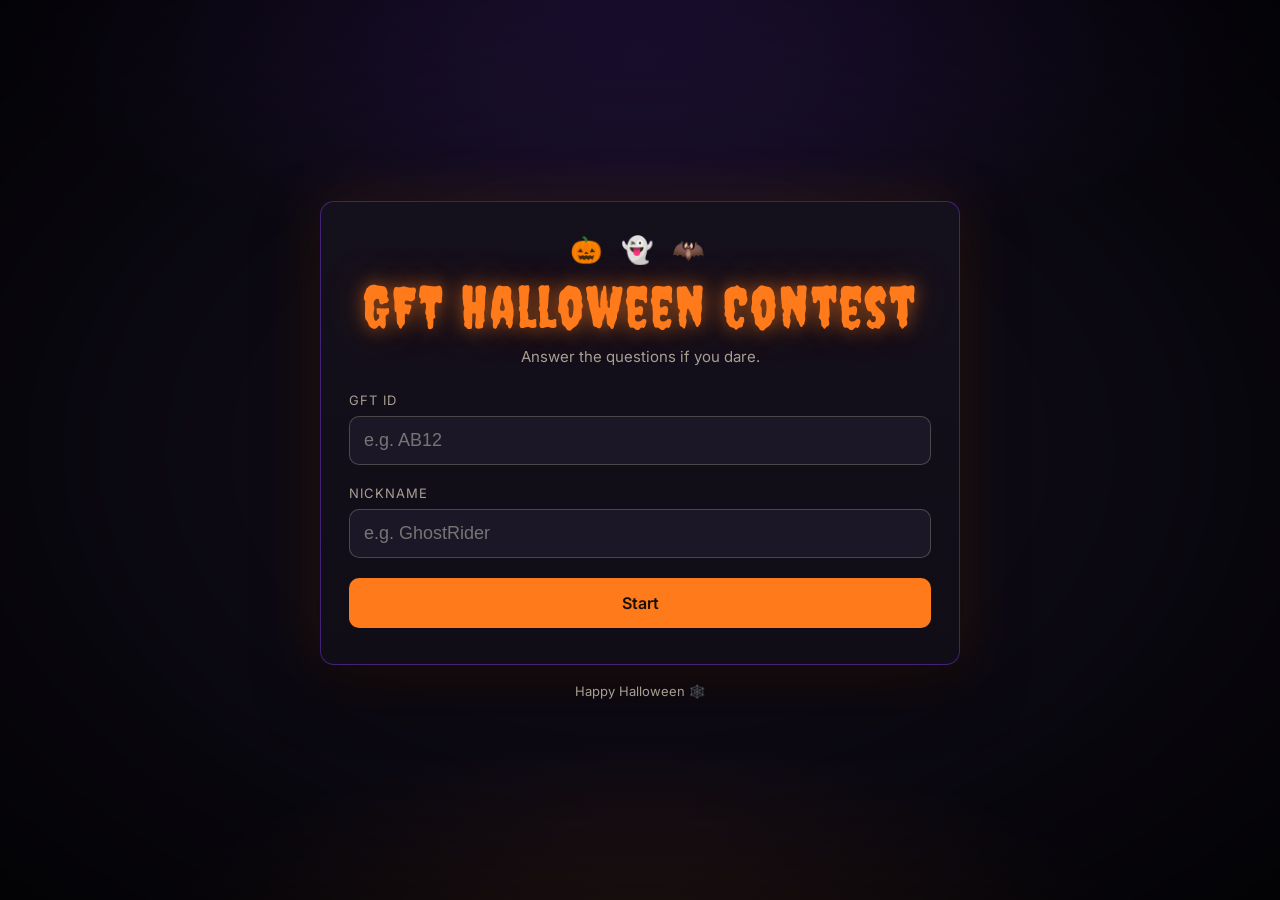
<file: index.html>
<!DOCTYPE html>
<html lang="en">
<head>
<meta charset="UTF-8">
<meta name="viewport" content="width=device-width, initial-scale=1.0">
<title>GFT Halloween Contest</title>
<link rel="preconnect" href="https://fonts.googleapis.com">
<link rel="preconnect" href="https://fonts.gstatic.com" crossorigin>
<link href="https://fonts.googleapis.com/css2?family=Creepster&family=Inter:wght@400;600;700&display=swap" rel="stylesheet">
<link rel="stylesheet" href="css/style.css?v=6">
</head>
<body>
<div class="fog" aria-hidden="true"></div>

<!-- The points award pops up centred for a couple of seconds: the bonus
     "+10 / +5 / +3" after a matched order, or "+5" after a correct answer.
     Decorative: the verdict line announces the same points. -->
<div id="points-flash" class="points-flash" hidden aria-hidden="true">
  <span id="points-flash-text" class="points-flash-text"></span>
</div>

<!-- One poison vial, drawn once and reused by the tray bottles and the order
     slots. The glass is painted in currentColor, which each bottle/reslot sets
     to its neon liquid. -->
<svg class="vial-defs" aria-hidden="true" focusable="false">
  <defs>
    <symbol id="vial" viewBox="0 0 44 64">
      <path d="M17 8 H27 V20 C36 22 42 29 42 39 C42 50 33 58 22 58 C11 58 2 50 2 39 C2 29 8 22 17 20 Z"
            fill="currentColor" fill-opacity="0.22" stroke="currentColor" stroke-width="2.4" stroke-linejoin="round"/>
      <ellipse cx="12.5" cy="28" rx="2.6" ry="3.6" fill="#fff" fill-opacity="0.35" transform="rotate(-20 12.5 28)"/>
      <path d="M10.5 33 C8.5 38 8 43 9 47" fill="none" stroke="#fff" stroke-opacity="0.5"
            stroke-width="3.4" stroke-linecap="round"/>
      <rect x="15" y="0.5" width="14" height="8.5" rx="2.5" fill="#7a5c36" stroke="#4d3a22" stroke-width="1.4"/>
    </symbol>
  </defs>
</svg>

<p id="storage-banner" class="storage-banner" hidden>Progress can't be saved in this browser.</p>

<main class="card">
  <p id="hud" class="hud" hidden>
    <span id="hud-points" class="hud-points"></span>
    <span class="hud-sep" aria-hidden="true">-</span>
    <span id="hud-question" class="hud-question"></span>
  </p>

  <header class="masthead">
    <span id="masthead-deco" class="deco" aria-hidden="true">🎃 👻 🦇</span>
    <h1 id="masthead-title" class="title">GFT Halloween Contest</h1>
    <p id="masthead-tagline" class="tagline">Answer the questions if you dare.</p>
  </header>

  <section id="screen-nickname" class="screen">
    <div class="field">
      <label for="gft-id">GFT ID</label>
      <input id="gft-id" type="text" required minlength="4" maxlength="4" pattern="[A-Za-z0-9]{4}" autocomplete="off" autocapitalize="off" spellcheck="false" placeholder="e.g. AB12" aria-describedby="gft-id-error">
      <p id="gft-id-error" class="field-error" role="alert" hidden></p>
    </div>
    <div class="field">
      <label for="nickname">Nickname</label>
      <input id="nickname" type="text" required maxlength="20" autocomplete="off" placeholder="e.g. GhostRider">
      <p id="nickname-error" class="field-error" role="alert" hidden></p>
      <p id="nickname-note" class="field-note" hidden>The question set changed &mdash; starting over.</p>
      <p id="nickname-checking" class="field-note" hidden>Checking that GFT ID and nickname&hellip;</p>
      <p id="nickname-duplicate" class="field-error" role="alert" hidden></p>
    </div>
    <button id="btn-start" class="btn btn-primary" type="button">Start</button>
    <div id="nickname-duplicate-actions" class="actions" hidden>
      <button id="btn-confirm-nickname" class="btn btn-primary" type="button">Confirm NickName</button>
      <button id="btn-choose-another" class="btn btn-ghost" type="button">Choose another one</button>
    </div>
  </section>

  <section id="screen-instructions" class="screen" hidden>
    <p class="progress">How to play</p>
    <h2>Answer right, then guess the hidden order.</h2>
    <ul class="rules">
      <li><b>10 Halloween questions</b>, each with three possible answers.</li>
      <li>Answer <b>correctly</b> and you unlock the <b>poison bonus</b>: guess the order of
        four poison bottles. The real order is hidden, and it changes on every question.</li>
      <li>You get <b>three attempts</b> to match it exactly. Match it on the 1st attempt and the
        bonus pays <b>+10 points</b>, on the 2nd <b>+5 points</b>, on the 3rd <b>+3 points</b>.
        Run out of attempts and you still keep the <b>5 points</b> for the correct answer.
        Answer wrong and it is worth <b>0</b>.</li>
      <li>Your <b>points</b> and the <b>question counter</b> stay at the top of the page throughout.</li>
      <li>The final screen shows your <b>total points</b>, the <b>time</b> you took and <b>when</b> you finished.</li>
    </ul>
    <button id="btn-ready" class="btn btn-primary" type="button">I'm ready</button>
  </section>

  <section id="screen-welcome-back" class="screen" hidden>
    <h2 id="welcome-back-name"></h2>
    <p id="welcome-back-progress" class="progress"></p>
    <div id="welcome-back-summary" class="welcome-summary" hidden>
      <p id="welcome-back-time" class="elapsed"></p>
      <p id="welcome-back-finished" class="finished-at"></p>
    </div>
    <div class="actions">
      <button id="btn-continue" class="btn btn-primary" type="button">Continue</button>
      <button id="btn-start-over" class="btn btn-ghost" type="button">Start over</button>
    </div>
  </section>

  <section id="screen-question" class="screen" hidden>
    <p id="question-progress" class="progress"></p>
    <h2 id="question-text"></h2>
    <div id="question-options" class="options" role="group" aria-label="Answer options"></div>
  </section>

  <section id="screen-feedback" class="screen" hidden>
    <p id="feedback-progress" class="progress"></p>
    <h2 id="feedback-text"></h2>
    <div id="feedback-options" class="options"></div>
    <!-- On screen the correct option is already green and the wrong pick red, so
         the verdict is not shown; it stays for screen readers. -->
    <p id="feedback-verdict" class="sr-only" aria-live="polite"></p>
    <button id="btn-next" class="btn btn-primary" type="button">Next</button>
  </section>

  <section id="screen-bonus" class="screen" hidden>
    <div class="bonus-head">
      <h2>Match the hidden order</h2>
      <p id="bonus-attempts" class="bonus-meta">Attempts left: <b>3</b></p>
    </div>
    <p id="bonus-intro" class="bonus-intro">Click the bottles to build your order from left to right, then check it.
      You cannot pick the same bottle twice.</p>

    <div id="bonus-bottles" class="bottles" role="group" aria-label="Poison bottles">
      <button class="bottle bottle-green" type="button" data-bottle="0" aria-pressed="false">
        <span class="bottle-art" aria-hidden="true"><svg class="vial" viewBox="0 0 44 64" aria-hidden="true" focusable="false"><use href="#vial"></use></svg></span>
        <span class="bottle-label">Toxic green</span>
      </button>
      <button class="bottle bottle-purple" type="button" data-bottle="1" aria-pressed="false">
        <span class="bottle-art" aria-hidden="true"><svg class="vial" viewBox="0 0 44 64" aria-hidden="true" focusable="false"><use href="#vial"></use></svg></span>
        <span class="bottle-label">Deep purple</span>
      </button>
      <button class="bottle bottle-red" type="button" data-bottle="2" aria-pressed="false">
        <span class="bottle-art" aria-hidden="true"><svg class="vial" viewBox="0 0 44 64" aria-hidden="true" focusable="false"><use href="#vial"></use></svg></span>
        <span class="bottle-label">Blood red</span>
      </button>
      <button class="bottle bottle-cyan" type="button" data-bottle="3" aria-pressed="false">
        <span class="bottle-art" aria-hidden="true"><svg class="vial" viewBox="0 0 44 64" aria-hidden="true" focusable="false"><use href="#vial"></use></svg></span>
        <span class="bottle-label">Cyanide cyan</span>
      </button>
    </div>

    <p id="bonus-order-label" class="slots-label">Your order</p>
    <ol id="bonus-slots" class="slots" aria-labelledby="bonus-order-label"></ol>

    <p id="bonus-verdict" class="verdict" aria-live="polite"></p>

    <div class="actions">
      <button id="btn-bonus-check" class="btn btn-primary" type="button">Check order</button>
      <button id="btn-bonus-reset" class="btn btn-ghost" type="button">Clear</button>
      <button id="btn-bonus-next" class="btn btn-primary" type="button" hidden>Next</button>
    </div>
  </section>

  <section id="screen-results" class="screen" hidden>
    <h2 id="results-title"></h2>
    <div class="results-head">
      <div>
        <p class="score-label">Total points</p>
        <p id="results-score" class="score"></p>
      </div>
      <a class="btn btn-ghost results-stats-link" href="results.html">See overall results</a>
    </div>
    <p id="results-time" class="elapsed"></p>
    <p id="results-finished" class="finished-at"></p>
    <ol id="results-review" class="review"></ol>
    <p id="results-save" class="save-status" aria-live="polite" hidden></p>
    <button id="btn-results-retry" class="btn btn-ghost" type="button" hidden>Retry save</button>
    <button id="btn-play-again" class="btn btn-primary" type="button">Play again</button>
  </section>

  <section id="screen-error" class="screen" hidden>
    <h2>Something went wrong</h2>
    <p id="error-message" class="field-error"></p>
  </section>
</main>

<footer class="page-foot">Happy Halloween 🕸️</footer>

<script src="js/questions.js?v=2"></script>
<script src="js/game-logic.js?v=5"></script>
<script src="js/supabase-config.js?v=2"></script>
<script src="js/results-api.js?v=5"></script>
<script src="js/app.js?v=5"></script>
</body>
</html>
</file>
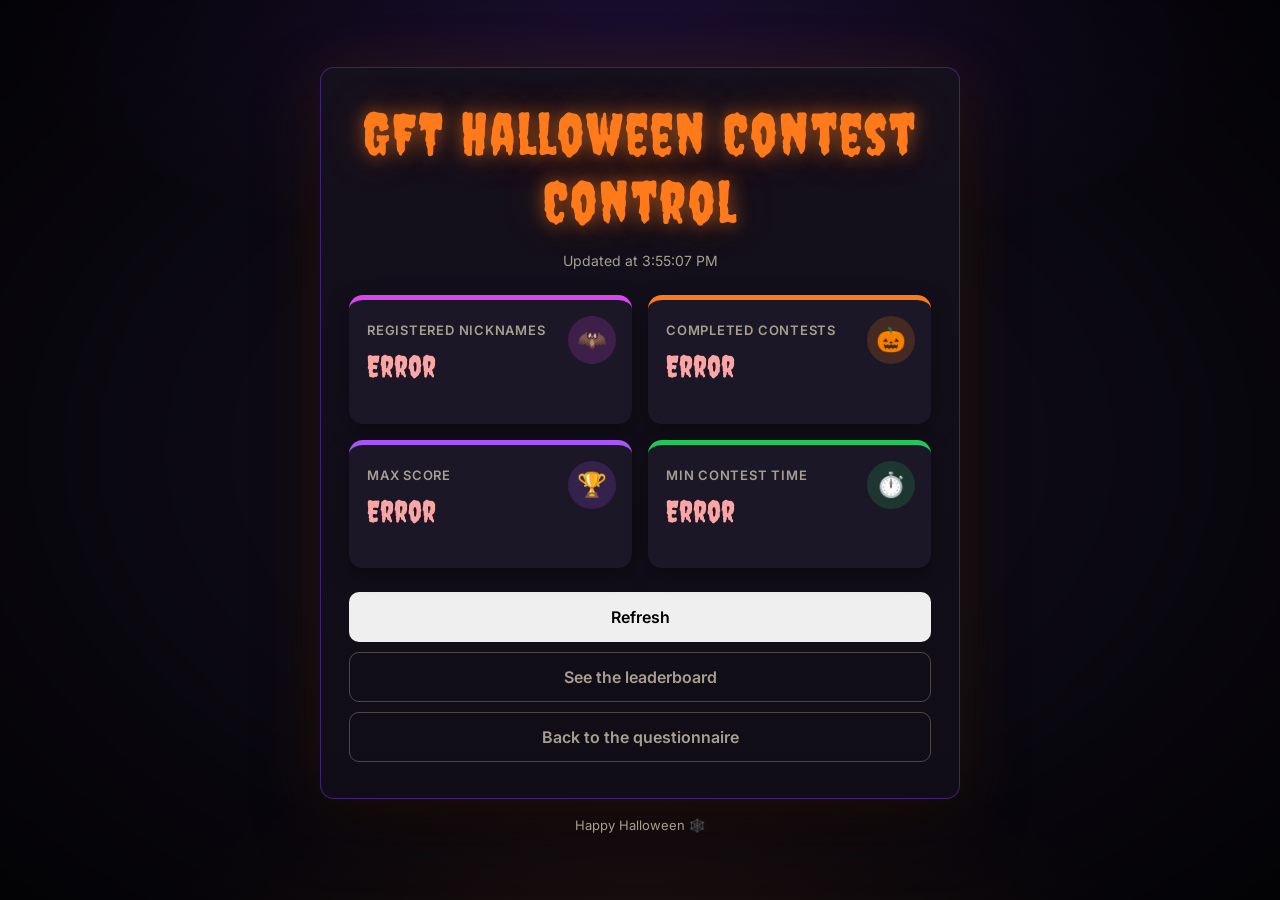
<file: control.html>
<!DOCTYPE html>
<html lang="en">
<head>
<meta charset="UTF-8">
<meta name="viewport" content="width=device-width, initial-scale=1.0">
<title>GFT Halloween Contest Control</title>
<link rel="preconnect" href="https://fonts.googleapis.com">
<link rel="preconnect" href="https://fonts.gstatic.com" crossorigin>
<link href="https://fonts.googleapis.com/css2?family=Creepster&family=Inter:wght@400;600;700&display=swap" rel="stylesheet">
<link rel="stylesheet" href="css/style.css?v=6">
</head>
<body>
<div class="fog" aria-hidden="true"></div>

<main class="card">
  <header class="masthead">
    <h1 class="title">GFT Halloween Contest Control</h1>
    <p id="ctl-status" class="save-status" aria-live="polite">Loading&hellip;</p>
  </header>

  <section class="kpi-grid" aria-label="Contest statistics">
    <article id="kpi-nicknames" class="kpi kpi-magenta">
      <span class="kpi-icon" aria-hidden="true">🦇</span>
      <span class="kpi-label">Registered nicknames</span>
      <span class="kpi-value">&hellip;</span>
      <span class="kpi-sub"></span>
    </article>
    <article id="kpi-contests" class="kpi kpi-orange">
      <span class="kpi-icon" aria-hidden="true">🎃</span>
      <span class="kpi-label">Completed contests</span>
      <span class="kpi-value">&hellip;</span>
      <span class="kpi-sub"></span>
    </article>
    <article id="kpi-maxScore" class="kpi kpi-purple">
      <span class="kpi-icon" aria-hidden="true">🏆</span>
      <span class="kpi-label">Max score</span>
      <span class="kpi-value">&hellip;</span>
      <span class="kpi-sub"></span>
    </article>
    <article id="kpi-minTime" class="kpi kpi-green">
      <span class="kpi-icon" aria-hidden="true">⏱️</span>
      <span class="kpi-label">Min contest time</span>
      <span class="kpi-value">&hellip;</span>
      <span class="kpi-sub"></span>
    </article>
  </section>

  <div class="actions actions-stack">
    <button id="ctl-refresh" class="btn" type="button">Refresh</button>
    <a class="btn btn-ghost" href="stats.html">See the leaderboard</a>
    <a class="btn btn-ghost" href="index.html">Back to the questionnaire</a>
  </div>
</main>

<footer class="page-foot">Happy Halloween 🕸️</footer>

<script src="js/game-logic.js?v=2"></script>
<script src="js/supabase-config.js?v=2"></script>
<script src="js/results-api.js?v=2"></script>
<script src="js/control.js?v=2"></script>
<script>
  Control.boot(document, ResultsApi, window.SUPABASE_CONFIG);
</script>
</body>
</html>
</file>
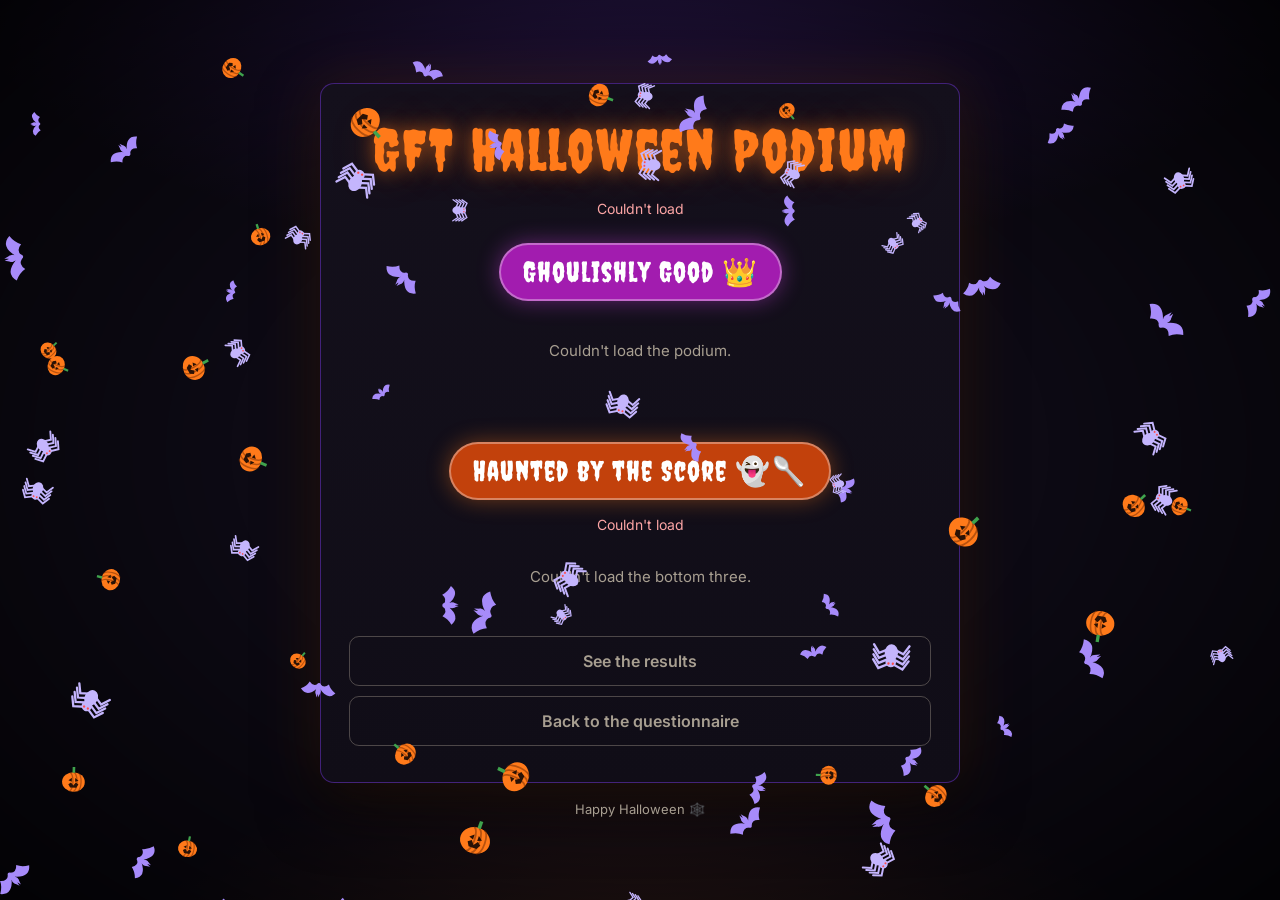
<file: podium.html>
<!DOCTYPE html>
<html lang="en">
<head>
<meta charset="UTF-8">
<meta name="viewport" content="width=device-width, initial-scale=1.0">
<title>GFT Halloween Contest Podium</title>
<link rel="preconnect" href="https://fonts.googleapis.com">
<link rel="preconnect" href="https://fonts.gstatic.com" crossorigin>
<link href="https://fonts.googleapis.com/css2?family=Creepster&family=Inter:wght@400;600;700&display=swap" rel="stylesheet">
<link rel="stylesheet" href="css/style.css?v=8">
</head>
<body>
<div class="fog" aria-hidden="true"></div>
<canvas id="pd-confetti" class="podium-confetti" aria-hidden="true"></canvas>

<main class="card">
  <header class="masthead">
    <h1 class="title">GFT Halloween Podium</h1>
    <p id="pd-status" class="save-status" aria-live="polite">Loading&hellip;</p>
  </header>

  <h2 class="podium-badge podium-badge-best">Ghoulishly Good 👑</h2>
  <div id="pd-board" class="podium" role="list">
    <div class="podium-slot podium-slot-2" data-place="2" role="listitem">
      <p class="podium-name">&hellip;</p>
      <div class="podium-box">
        <span class="podium-place">2nd</span>
        <span class="podium-score">&ndash;</span>
        <span class="podium-correct"></span>
      </div>
    </div>
    <div class="podium-slot podium-slot-1" data-place="1" role="listitem">
      <p class="podium-name">&hellip;</p>
      <div class="podium-box">
        <span class="podium-place">1st</span>
        <span class="podium-score">&ndash;</span>
        <span class="podium-correct"></span>
      </div>
    </div>
    <div class="podium-slot podium-slot-3" data-place="3" role="listitem">
      <p class="podium-name">&hellip;</p>
      <div class="podium-box">
        <span class="podium-place">3rd</span>
        <span class="podium-score">&ndash;</span>
        <span class="podium-correct"></span>
      </div>
    </div>
  </div>

  <p id="pd-message" class="lb-message" hidden></p>

  <section class="podium-bottom-wrap" aria-labelledby="pd-bottom-title">
    <h2 id="pd-bottom-title" class="podium-badge podium-badge-worst">Haunted by the Score 👻🥄</h2>
    <p id="pd-bottom-status" class="save-status" aria-live="polite"></p>
    <div id="pd-bottom" class="podium podium-inverted" role="list">
    <div class="podium-slot podium-slot-2" data-place="2" role="listitem">
      <div class="podium-box">
        <span class="podium-place">2nd</span>
        <span class="podium-score">&ndash;</span>
        <span class="podium-correct"></span>
      </div>
      <p class="podium-name">&hellip;</p>
    </div>
    <div class="podium-slot podium-slot-1" data-place="1" role="listitem">
      <div class="podium-box">
        <span class="podium-place">1st</span>
        <span class="podium-score">&ndash;</span>
        <span class="podium-correct"></span>
      </div>
      <p class="podium-name">&hellip;</p>
    </div>
    <div class="podium-slot podium-slot-3" data-place="3" role="listitem">
      <div class="podium-box">
        <span class="podium-place">3rd</span>
        <span class="podium-score">&ndash;</span>
        <span class="podium-correct"></span>
      </div>
      <p class="podium-name">&hellip;</p>
    </div>
    </div>
    <p id="pd-bottom-message" class="lb-message" hidden></p>
  </section>

  <div class="actions actions-stack">
    <a class="btn btn-ghost" href="results.html">See the results</a>
    <a class="btn btn-ghost" href="index.html">Back to the questionnaire</a>
  </div>
</main>

<footer class="page-foot">Happy Halloween 🕸️</footer>

<script src="js/game-logic.js?v=5"></script>
<script src="js/supabase-config.js?v=4"></script>
<script src="js/results-api.js?v=5"></script>
<script src="js/leaderboard.js?v=12"></script>
<script src="js/confetti.js?v=4"></script>
<script src="js/podium.js?v=9"></script>
<script>
  Podium.boot(document, ResultsApi, window.SUPABASE_CONFIG);
  Confetti.start(document.getElementById("pd-confetti"));
</script>
</body>
</html>
</file>
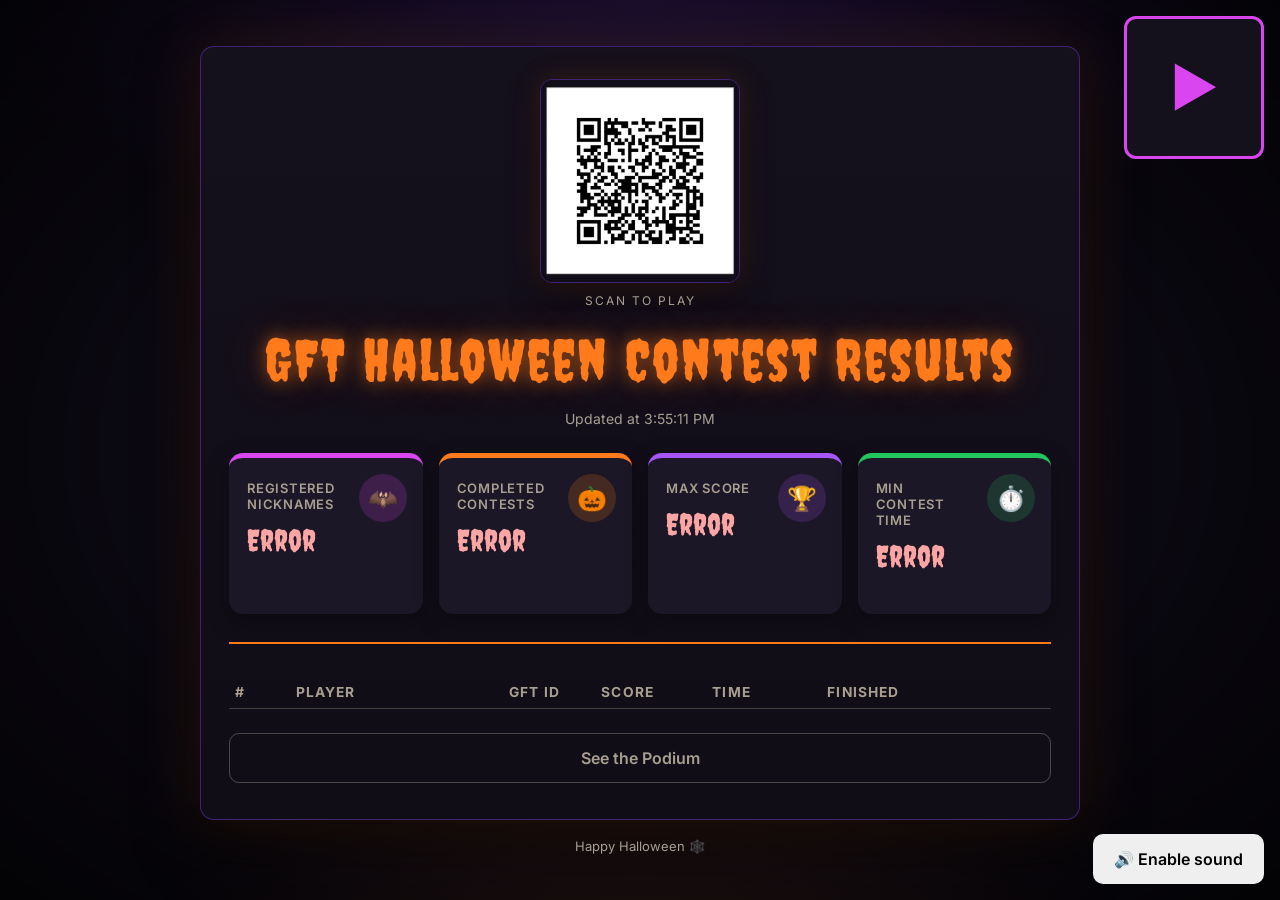
<file: results.html>
<!DOCTYPE html>
<html lang="en">
<head>
<meta charset="UTF-8">
<meta name="viewport" content="width=device-width, initial-scale=1.0">
<title>GFT Halloween Contest Results</title>
<link rel="preconnect" href="https://fonts.googleapis.com">
<link rel="preconnect" href="https://fonts.gstatic.com" crossorigin>
<link href="https://fonts.googleapis.com/css2?family=Creepster&family=Inter:wght@400;600;700&display=swap" rel="stylesheet">
<link rel="stylesheet" href="css/style.css?v=13">
</head>
<body>
<div class="fog" aria-hidden="true"></div>

<main class="card card-wide">
  <header class="masthead">
    <div class="qr-row">
      <figure class="qr-block">
        <img class="qr-code" src="images/QR.png" width="200" height="204"
             alt="Scan this QR code to open the GFT Halloween Contest">
        <figcaption class="qr-hint">Scan to play</figcaption>
      </figure>
      <button id="timer-btn" class="timer-btn" type="button" aria-label="Start the 10 minute countdown">&#9654;</button>
    </div>
    <h1 class="title">GFT Halloween Contest Results</h1>
    <p id="res-status" class="save-status" aria-live="polite">Loading&hellip;</p>
  </header>

  <section class="kpi-grid kpi-grid-wide" aria-label="Contest statistics">
    <article id="kpi-nicknames" class="kpi kpi-magenta">
      <span class="kpi-icon" aria-hidden="true">🦇</span>
      <span class="kpi-label">Registered Nicknames</span>
      <span class="kpi-value">&hellip;</span>
      <span class="kpi-sub"></span>
    </article>
    <article id="kpi-contests" class="kpi kpi-orange">
      <span class="kpi-icon" aria-hidden="true">🎃</span>
      <span class="kpi-label">Completed Contests</span>
      <span class="kpi-value">&hellip;</span>
      <span class="kpi-sub"></span>
    </article>
    <article id="kpi-maxScore" class="kpi kpi-purple">
      <span class="kpi-icon" aria-hidden="true">🏆</span>
      <span class="kpi-label">Max Score</span>
      <span class="kpi-value">&hellip;</span>
      <span class="kpi-sub"></span>
    </article>
    <article id="kpi-minTime" class="kpi kpi-green">
      <span class="kpi-icon" aria-hidden="true">⏱️</span>
      <span class="kpi-label">Min Contest Time</span>
      <span class="kpi-value">&hellip;</span>
      <span class="kpi-sub"></span>
    </article>
  </section>

  <section class="results-leaderboard" aria-label="Leaderboard">
    <div id="lb-board">
      <table id="lb-table" class="lb-table">
        <thead>
          <tr>
            <th>#</th><th>Player</th><th>GFT ID</th><th>Score</th><th>Time</th><th>Finished</th>
          </tr>
        </thead>
        <tbody id="lb-body"></tbody>
      </table>
      <p id="lb-message" class="lb-message" hidden></p>
    </div>
  </section>

  <div class="actions actions-stack">
    <a class="btn btn-ghost" href="podium.html">See the Podium</a>
  </div>
</main>

<footer class="page-foot">Happy Halloween 🕸️</footer>

<script src="js/game-logic.js?v=5"></script>
<script src="js/supabase-config.js?v=2"></script>
<script src="js/results-api.js?v=5"></script>
<script src="js/control.js?v=3"></script>
<script src="js/leaderboard.js?v=12"></script>
<script src="js/results.js?v=11"></script>
<script>
  Results.boot(document, ResultsApi, window.SUPABASE_CONFIG);
</script>
</body>
</html>
</file>
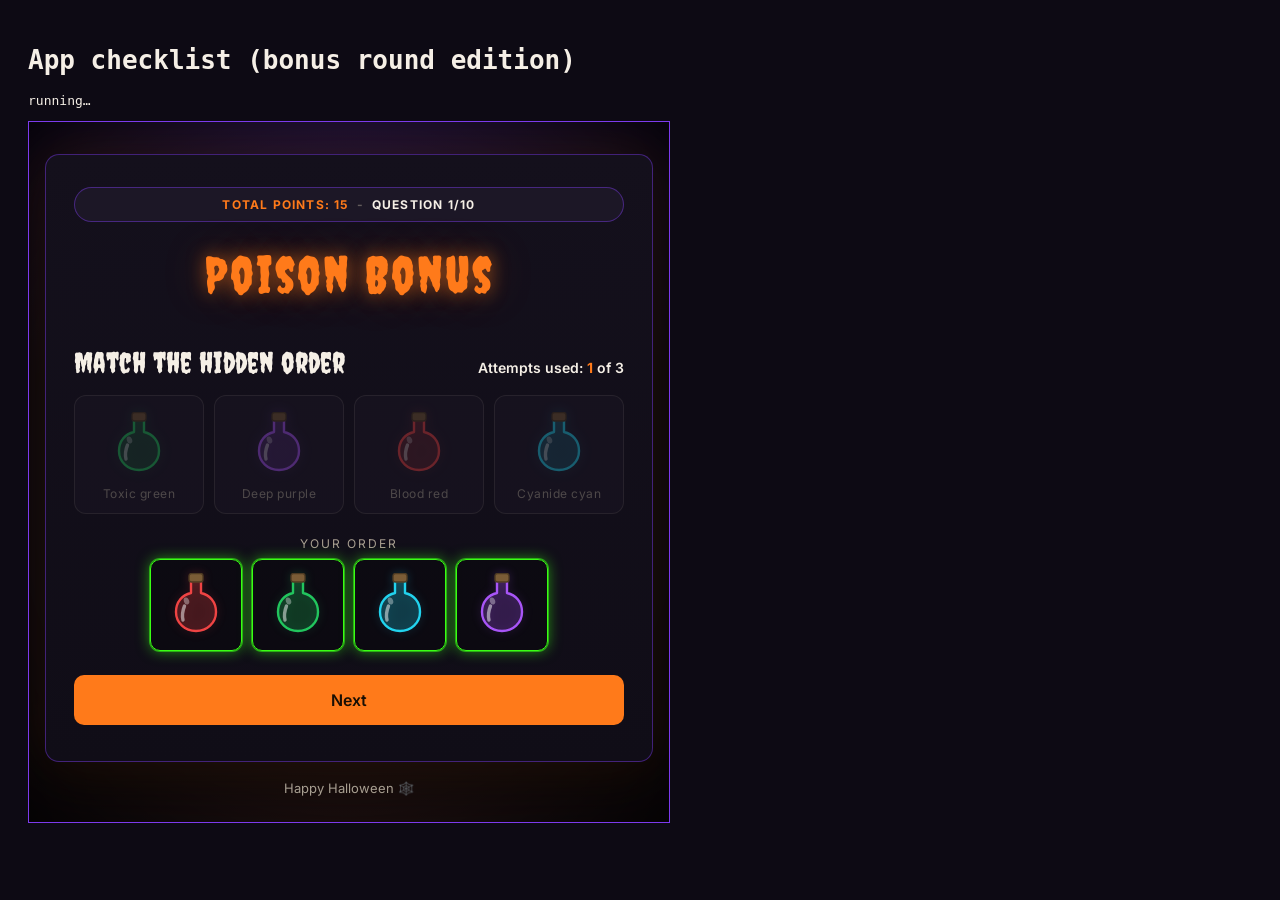
<file: tests/app-check.html>
<!DOCTYPE html>
<html lang="en">
<head>
<meta charset="utf-8">
<title>Halloween Contest — app checklist</title>
<style>
  body { background: #0d0a14; color: #f5efe6; font-family: monospace; padding: 20px; }
  .pass { color: #86efac; }
  .fail { color: #fca5a5; }
  pre { white-space: pre-wrap; }
  iframe { width: 640px; height: 700px; border: 1px solid #7c3aed; }
</style>
</head>
<body>
<h1>App checklist (bonus round edition)</h1>
<p id="verdict">running…</p>
<pre id="report"></pre>
<iframe id="f" src="../index.html" title="Halloween Contest under test"></iframe>

<script>
(function () {
  var KEY = "halloweenContest.state.v2";
  var f = document.getElementById("f");
  var results = [];

  function rec(name, ok, detail) { results.push({ name: name, ok: !!ok, detail: String(detail) }); }
  function wait(ms) { return new Promise(function (r) { setTimeout(r, ms); }); }
  function W() { return f.contentWindow; }
  function D() { return f.contentDocument; }
  function $(id) { return D().getElementById(id); }
  function app() { return W().HalloweenApp; }
  function screenOn() {
    var on = [];
    ["screen-nickname", "screen-instructions", "screen-welcome-back", "screen-question", "screen-feedback",
     "screen-bonus", "screen-results", "screen-error"].forEach(function (id) {
      if (!$(id).hidden) on.push(id);
    });
    return on.join("+") || "none";
  }
  // The harness must never reach the real Supabase project: every request is
  // answered from here. Nickname claims go to their own stub and call log so the
  // result-save counts stay independent of how many times a contest was started.
  // Set saveStub.mode/nicknameStub.mode to drive a different outcome; "slow"
  // holds the response open for that stub's delayMs so a step can act while a
  // request is still in flight.
  var saveStub = { mode: "success", calls: [], delayMs: 1000 };
  var nicknameStub = { mode: "success", calls: [], delayMs: 1000 };
  function installSaveStub() {
    saveStub.calls = [];
    nicknameStub.calls = [];
    W().fetch = function (url, opts) {
      if (String(url).indexOf("/rest/v1/nicknames") !== -1) {
        nicknameStub.calls.push({ url: String(url), opts: opts });
        if (nicknameStub.mode === "duplicate") {
          return Promise.resolve({
            ok: false, status: 409,
            json: function () {
              return Promise.resolve({
                code: "23505",
                message: "duplicate key value violates unique constraint \"nicknames_lower_unique\"",
                details: "Key (nickname_lower)=(bat) already exists.", hint: null
              });
            }
          });
        }
        if (nicknameStub.mode === "network") return Promise.reject(new TypeError("Failed to fetch"));
        var claimed = Promise.resolve({ ok: true, status: 201, json: function () { return Promise.resolve({}); } });
        if (nicknameStub.mode === "slow") {
          return new Promise(function (resolve) { setTimeout(function () { resolve(claimed); }, nicknameStub.delayMs); });
        }
        return claimed;
      }
      saveStub.calls.push({ url: String(url), opts: opts });
      if (saveStub.mode === "duplicate") {
        return Promise.resolve({
          ok: false, status: 409,
          json: function () {
            return Promise.resolve({
              code: "23505",
              message: "duplicate key value violates unique constraint \"contest_results_pkey\"",
              details: null, hint: null
            });
          }
        });
      }
      if (saveStub.mode === "network") return Promise.reject(new TypeError("Failed to fetch"));
      var ok = Promise.resolve({ ok: true, status: 201, json: function () { return Promise.resolve({}); } });
      if (saveStub.mode === "slow") {
        return new Promise(function (resolve) { setTimeout(function () { resolve(ok); }, saveStub.delayMs); });
      }
      return ok;
    };
  }

  function reload() {
    return new Promise(function (resolve) {
      f.onload = function () { installSaveStub(); setTimeout(resolve, 150); };
      f.src = "../index.html?cb=" + Date.now();
    });
  }
  function type(text) { $("gft-id").value = "AB12"; $("nickname").value = text; }
  function click(el) { el.dispatchEvent(new (W().MouseEvent)("click", { bubbles: true })); }
  function pressEnter() {
    $("nickname").dispatchEvent(new (W().KeyboardEvent)("keydown", { key: "Enter", bubbles: true, cancelable: true }));
  }
  // Start now claims the nickname against the (stubbed) backend before it opens
  // the instructions screen, so a caller that used to assert the next screen
  // synchronously waits one turn for the stubbed promise chain to settle.
  function settle() { return wait(20); }
  function options() { return $("question-options").querySelectorAll(".option"); }
  function bottles() { return $("bonus-bottles").querySelectorAll(".bottle"); }
  function hud() { return $("hud-points").textContent + " - " + $("hud-question").textContent; }
  // A full order that can never equal the hidden target (rotate it by one).
  function missOrder() {
    var t = app().getState().bonus.target;
    return t.slice(1).concat(t[0]);
  }
  function pick(order) {
    // Orders clear after every check, so the slots are empty when one starts.
    order.forEach(function (i) { click(bottles()[i]); });
    click($("btn-bonus-check"));
  }

  function step(name, fn) {
    try { fn(); } catch (e) { rec(name, false, "threw: " + e.message); }
  }

  async function astep(name, fn) {
    try { await fn(); } catch (e) { rec(name, false, "threw: " + e.message); }
  }

  function answerWrong() {
    var st = app().getState();
    var q = app().getQuestions()[st.questionIndex];
    var wrong = (q.correctIndex + 1) % 3;
    click(options()[wrong]);
    if (app().getView() === "feedback") click($("btn-next"));
  }

  // A reload of a resumable state lands on the welcome-back card, which has to
  // be continued before any screen it guards can be driven.
  function resumeIfOffered() {
    var cont = $("btn-continue");
    if (cont && !cont.hidden) click(cont);
  }

  async function run() {
    W().localStorage.clear();
    await reload();

    step("GFT ID is mandatory, validated before nickname, and precedes it", function () {
      $("nickname").value = "Bat";
      ["", "ABC", "ABCDE", "AB-1"].forEach(function (id) {
        $("gft-id").value = id;
        click($("btn-start"));
        if ($("gft-id-error").hidden || app().getState().sessionId) throw new Error("accepted " + id);
      });
      rec("GFT ID is mandatory, validated before nickname, and precedes it",
        D().activeElement === $("gft-id") &&
        !!($("gft-id").compareDocumentPosition($("nickname")) & W().Node.DOCUMENT_POSITION_FOLLOWING),
        "invalid IDs rejected before starting");
    });

    /* ---- 9. nickname validation ---- */
    step("9. empty and 21-character nicknames are rejected inline, state unchanged", function () {
      type("");
      click($("btn-start"));
      var emptyErr = !$("nickname-error").hidden && $("nickname-error").textContent.trim().length > 0;
      type("aaaaaaaaaaaaaaaaaaaaa");
      click($("btn-start"));
      var longErr = !$("nickname-error").hidden;
      var focusOk = ($("nickname").focus(), D().activeElement === $("nickname"));
      rec("9. empty and 21-character nicknames are rejected inline, state unchanged",
        emptyErr && longErr && focusOk && screenOn() === "screen-nickname" && !app().getState().sessionId &&
          $("hud").hidden,
        "emptyErr=" + emptyErr + " longErr=" + longErr + " refocus=" + focusOk + " screen=" + screenOn() +
          " hudHidden=" + $("hud").hidden);
    });

    /* ---- 7 (part) + start ---- */
    await astep("7. Enter in the nickname input opens the instructions screen", async function () {
      type("Bat");
      $("gft-id").value = "aB12";
      pressEnter();
      await settle();
      var st = app().getState();
      rec("7. Enter in the nickname input opens the instructions screen",
        app().getView() === "instructions" && screenOn() === "screen-instructions" &&
          st.nickname === "Bat" && st.gftId === "aB12" &&
          JSON.parse(W().localStorage.getItem(W().GameLogic.STORAGE_KEY)).gftId === "aB12" &&
          st.phase === "instructions" && st.questionIndex === 0,
        "view=" + app().getView() + " screen=" + screenOn() + " phase=" + st.phase);
    });

    step("7b. instructions explain the rules, the points table and start the play", function () {
      var rules = $("screen-instructions").querySelectorAll(".rules li");
      var text = $("screen-instructions").textContent;
      var explained = text.indexOf("10 Halloween questions") > -1 &&
        text.indexOf("+10 points") > -1 && text.indexOf("three attempts") > -1;
      var hudShown = !$("hud").hidden && hud() === "Total Points: 0 - Question 1/10";
      click($("btn-ready"));
      var started = app().getView() === "question" && app().getState().phase === "question";
      rec("7b. instructions explain the rules and 'I'm ready' starts question 1",
        rules.length >= 4 && explained && hudShown && started,
        "rules=" + rules.length + " explained=" + explained + " hud='" + hud() + "' view=" + app().getView());
    });

    step("3a. question screen shows 'Question 1 of 10' with exactly 3 options", function () {
      var progress = $("question-progress").textContent;
      var n = options().length;
      var focusable = true;
      Array.prototype.forEach.call(options(), function (b) {
        if (b.disabled || b.tabIndex < 0 || b.getAttribute("type") !== "button") focusable = false;
      });
      rec("3a. question screen shows 'Question 1 of 10' with exactly 3 focusable option buttons",
        progress === "Question 1 of 10" && n === 3 && focusable && hud() === "Total Points: 0 - Question 1/10",
        progress + " / options=" + n + " focusable=" + focusable + " hud='" + hud() + "'");
    });

    /* ---- immediate feedback ---- */
    step("immediate feedback: verdict, correct option marked, options locked, score 5", function () {
      var q = app().getQuestions()[0];
      click(options()[q.correctIndex]);
      var fBtns = $("feedback-options").querySelectorAll(".option");
      var allDisabled = Array.prototype.every.call(fBtns, function (b) { return b.disabled; });
      var marked = fBtns[q.correctIndex].className.indexOf("is-correct") > -1;
      var srHidden = $("feedback-verdict").classList.contains("sr-only");
      var nextLabel = $("btn-next").textContent;
      var st = app().getState();
      rec("immediate feedback: 'Correct!' only for screen readers, correct option marked, options locked, score 5",
        app().getView() === "feedback" && $("feedback-verdict").textContent === "Correct!" &&
          srHidden && allDisabled && marked && st.score === 5 && hud() === "Total Points: 5 - Question 1/10" &&
          nextLabel === "Poison Bonus!",
        "view=" + app().getView() + " verdict=" + $("feedback-verdict").textContent +
          " srOnly=" + srHidden + " disabled=" + allDisabled + " marked=" + marked +
          " score=" + st.score + " hud='" + hud() + "' nextLabel='" + nextLabel + "'");
    });

    /* The correct answer's 1-point base flashes in the middle of the screen, the
       same "+N" overlay the bonus award uses. */
    step("immediate reward: the correct answer's +5 fades in centred like the bonus award", function () {
      var flash = $("points-flash");
      var cs = W().getComputedStyle(flash);
      var centred = cs.position === "fixed" &&
        cs.alignItems === "center" && cs.justifyContent === "center";
      rec("the correct answer's +5 fades in centred like the bonus award",
        !flash.hidden && $("points-flash-text").textContent === "+5" && centred,
        "hidden=" + flash.hidden + " text='" + $("points-flash-text").textContent +
          "' position=" + cs.position + " centred=" + centred);
    });

    /* ---- 1. resume during feedback ---- */
    await reload();
    step("1a. reload during feedback shows the welcome-back card with progress", function () {
      var name = $("welcome-back-name").textContent;
      var prog = $("welcome-back-progress").textContent;
      var noSummary = $("welcome-back-summary").hidden === true;
      rec("1a. reload during feedback shows the welcome-back card with progress",
        app().getView() === "welcomeBack" && name === "Welcome back, Bat" && prog === "Question 1 of 10" &&
          noSummary && $("hud").hidden,
        "view=" + app().getView() + " name=" + name + " progress=" + prog +
          " summaryHidden=" + noSummary + " hudHidden=" + $("hud").hidden);
    });

    step("1b. Continue restores the verdict and Next button, score unchanged", function () {
      click($("btn-continue"));
      var st = app().getState();
      rec("1b. Continue restores the verdict and Next button, score unchanged",
        app().getView() === "feedback" && $("feedback-verdict").textContent.length > 0 && st.score === 5 &&
          $("btn-next").textContent === "Poison Bonus!",
        "view=" + app().getView() + " verdict=" + $("feedback-verdict").textContent + " score=" + st.score +
          " nextLabel='" + $("btn-next").textContent + "'");
    });

    /* ---- bonus round: first attempt pays 5 ---- */
    step("2. Next on a correct answer opens the bonus round with three attempts", function () {
      click($("btn-next"));
      var st = app().getState();
      rec("2. Next on a correct answer opens the bonus round with three attempts",
        app().getView() === "bonus" && screenOn() === "screen-bonus" && st.phase === "bonus" &&
          st.bonus && st.bonus.attemptsUsed === 0 &&
          $("bonus-attempts").textContent.indexOf("Attempts left") === 0 &&
          $("btn-bonus-check").disabled === true &&
          $("btn-bonus-next").hidden === true &&
          hud() === "Total Points: 5 - Question 1/10",
        "view=" + app().getView() + " phase=" + st.phase + " attempts='" + $("bonus-attempts").textContent +
          "' checkDisabled=" + $("btn-bonus-check").disabled + " hud='" + hud() + "'");
    });

    step("2a. the tray shows four neon poison bottles in distinct colours", function () {
      var arts = $("bonus-bottles").querySelectorAll(".bottle-art");
      var labels = Array.prototype.map.call(arts, function (a) {
        return a.parentNode.querySelector(".bottle-label").textContent;
      });
      // Each bottle is drawn in its own neon colour from the shared vial, and its
      // label names that colour, so colour is never the only cue (spec §10.3).
      var colors = Array.prototype.map.call(arts, function (a) { return W().getComputedStyle(a).color; });
      var distinct = {}; colors.forEach(function (c) { distinct[c] = true; });
      var vials = Array.prototype.every.call(arts, function (a) {
        var use = a.querySelector("svg.vial > use");
        return !!use && (use.getAttribute("href") || use.getAttribute("xlink:href")) === "#vial";
      });
      rec("2a. the tray shows four neon poison bottles in distinct colours",
        arts.length === 4 && labels.join(",") === "Toxic green,Deep purple,Blood red,Cyanide cyan" &&
          Object.keys(distinct).length === 4 && vials,
        "labels=" + labels.join("/") + " colors=" + colors.join(" | "));
    });

    step("2a1. the order starts as four empty slot bottles", function () {
      var slots = $("bonus-slots").querySelectorAll(".slot");
      var empty = 0;
      Array.prototype.forEach.call(slots, function (s) {
        var g = s.querySelector(".slot-glyph");
        if (s.className.indexOf("is-filled") === -1 && g && g.querySelector("svg.vial > use")) empty++;
      });
      rec("2a1. the order starts as four empty slot bottles",
        slots.length === 4 && empty === 4,
        "slots=" + slots.length + " emptyBottles=" + empty);
    });

    step("2a2. the bottles are plain glossy glass, with no creature emoji or poison glyph", function () {
      var arts = $("bonus-bottles").querySelectorAll(".bottle-art");
      // spider, pumpkin, ghost, bat and the old poison glyphs
      var creature = /[\uD83D\uDD77\uD83C\uDF83\uD83D\uDC7B\uD83E\uDD87\u2620\u2697\u2623\u26B1]/;
      var ok = Array.prototype.every.call(arts, function (a) {
        return a.textContent === "" && !creature.test(a.textContent) && !a.hasAttribute("data-glyph");
      });
      rec("2a2. the bottles are plain glossy glass, with no creature emoji or poison glyph",
        arts.length === 4 && ok,
        "texts=" + Array.prototype.map.call(arts, function (a) { return "'" + a.textContent + "'"; }).join("/"));
    });

    step("2c. Check stays disabled until all four bottles are picked", function () {
      var target = app().getState().bonus.target;
      click(bottles()[target[0]]);
      click(bottles()[target[1]]);
      click(bottles()[target[2]]);
      var half = $("btn-bonus-check").disabled;
      var slotsFilled = $("bonus-slots").querySelectorAll(".slot.is-filled").length;
      click(bottles()[target[3]]);
      var full = $("btn-bonus-check").disabled;
      rec("2c. Check stays disabled until all four bottles are picked",
        half === true && slotsFilled === 3 && full === false && bottles()[target[3]].className.indexOf("is-picked") > -1,
        "afterThreeDisabled=" + half + " slots=" + slotsFilled + " afterFourDisabled=" + full);
    });

    step("2c2. each filled slot shows a bottle in its tray tile's colour", function () {
      var target = app().getState().bonus.target;
      var arts = $("bonus-bottles").querySelectorAll(".bottle-art");
      var slots = $("bonus-slots").querySelectorAll(".slot");
      var mismatched = 0, detail = "";
      for (var i = 0; i < slots.length; i++) {
        var tray = W().getComputedStyle(arts[target[i]]).color;
        var glyph = slots[i].querySelector(".slot-glyph");
        var inSlot = W().getComputedStyle(glyph).color;
        if (tray !== inSlot || !glyph.querySelector("svg.vial > use")) mismatched++;
        detail += (i + 1) + ":" + inSlot + " ";
      }
      rec("2c2. each filled slot shows a bottle in its tray tile's colour",
        slots.length === 4 && $("bonus-slots").querySelectorAll(".slot.is-filled").length === 4 &&
          mismatched === 0,
        "mismatched=" + mismatched + " slots=" + detail);
    });

    step("2c3. a filled slot lights its bottle in that bottle's neon colour", function () {
      var glyph = $("bonus-slots").querySelector(".slot.is-filled.slot-0 .slot-glyph");
      var green = "rgb(34, 197, 94)";
      var color = glyph ? W().getComputedStyle(glyph).color : "";
      // slot-0 is the toxic-green bottle, so its slot bottle carries that colour.
      rec("2c3. a filled slot lights its bottle in that bottle's neon colour",
        !!glyph && !!glyph.querySelector("svg.vial > use") && color === green,
        "color=" + color);
    });

    step("2d. matching the order on the first attempt pays a 15-point question", function () {
      click($("btn-bonus-check"));
      var st = app().getState();
      var verdict = $("bonus-verdict").textContent;
      var srOnly = $("bonus-verdict").classList.contains("sr-only");
      rec("2d. matching the order on the first attempt pays a 15-point question and announces the award to screen readers",
        st.bonus.resolved === true && st.bonus.matched === true && st.bonus.attemptsUsed === 1 &&
          st.bonus.award === 10 && st.answers[0].points === 15 && st.score === 15 &&
          verdict.indexOf("Match on attempt 1") === 0 && verdict.indexOf("+10") > -1 && srOnly &&
          $("btn-bonus-next").hidden === false && hud() === "Total Points: 15 - Question 1/10",
        "resolved=" + st.bonus.resolved + " attempts=" + st.bonus.attemptsUsed +
          " award=" + st.bonus.award + " points=" + st.answers[0].points + " score=" + st.score +
          " srOnly=" + srOnly + " verdict='" + verdict + "' hud='" + hud() + "'");
    });

    step("2d1. the bonus award flashes +10 in the middle of the screen", function () {
      var flash = $("points-flash");
      var cs = W().getComputedStyle(flash);
      var size = parseFloat(W().getComputedStyle($("points-flash-text")).fontSize);
      var centred = cs.position === "fixed" && cs.display === "flex" &&
        cs.alignItems === "center" && cs.justifyContent === "center";
      // Bigger than the 16px verdict, centred over the whole viewport.
      rec("2d1. the bonus award flashes +10 in the middle of the screen",
        !flash.hidden && $("points-flash-text").textContent === "+10" && centred && size > 40,
        "hidden=" + flash.hidden + " text='" + $("points-flash-text").textContent +
          "' position=" + cs.position + " display=" + cs.display + " fontSize=" + size);
    });

    await wait(2200);
    step("2d1b. the award flash disappears after a couple of seconds", function () {
      rec("2d1b. the award flash disappears after a couple of seconds",
        $("points-flash").hidden === true && $("points-flash-text").textContent === "+10",
        "hidden=" + $("points-flash").hidden);
    });

    step("2d2. a match rings all four order slots in neon green (border only)", function () {
      var slots = $("bonus-slots").querySelectorAll(".slot");
      var matched = $("bonus-slots").querySelectorAll(".slot.is-matched");
      var glowing = 0, pulsing = 0, green = false, borderOnly = 0;
      Array.prototype.forEach.call(matched, function (s) {
        var cs = W().getComputedStyle(s);
        if (cs.boxShadow !== "none") glowing++;
        if (cs.animationName.indexOf("pulse") > -1) pulsing++;
        var rgb = cs.borderTopColor.match(/\d+/g);
        if (rgb && +rgb[1] > 180 && +rgb[0] < 120 && +rgb[2] < 120) green = true;
        // The bottle inside keeps its own colour and fill — only the border is neon.
        var glyphColor = W().getComputedStyle(s.querySelector(".slot-glyph")).color;
        if (glyphColor !== "rgb(57, 255, 20)" && cs.backgroundColor !== "rgba(57, 255, 20, 0.14)") borderOnly++;
      });
      var reduced = W().matchMedia("(prefers-reduced-motion: reduce)").matches;
      rec("2d2. a match rings all four order slots in neon green (border only)",
        slots.length === 4 && matched.length === 4 && glowing === 4 && green && borderOnly === 4 &&
          (reduced || pulsing === 4),
        "slots=" + slots.length + " matched=" + matched.length + " glowing=" + glowing +
          " pulsing=" + pulsing + " green=" + green + " borderOnly=" + borderOnly +
          " reducedMotion=" + reduced);
    });

    step("2e. the bonus Next button advances to question 2", function () {
      click($("btn-bonus-next"));
      rec("2e. the bonus Next button advances to question 2",
        app().getView() === "question" && app().getState().questionIndex === 1 &&
          $("question-progress").textContent === "Question 2 of 10" &&
          hud() === "Total Points: 15 - Question 2/10",
        "view=" + app().getView() + " progress=" + $("question-progress").textContent + " hud='" + hud() + "'");
    });

    await reload();
    step("2b. reload mid-question resumes at the same question after Continue", function () {
      var prog = $("welcome-back-progress").textContent;
      click($("btn-continue"));
      rec("2b. reload mid-question resumes at the same question after Continue",
        prog === "Question 2 of 10" && app().getView() === "question" && app().getState().questionIndex === 1,
        "card said " + prog + " → view=" + app().getView() + " index=" + app().getState().questionIndex);
    });

    /* ---- bonus round: three misses pay 1 ---- */
    step("f1. a second correct answer opens a fresh bonus round", function () {
      var st = app().getState();
      var q = app().getQuestions()[st.questionIndex];
      click(options()[q.correctIndex]);
      click($("btn-next"));
      var s2 = app().getState();
      rec("f1. a second correct answer opens a fresh bonus round",
        app().getView() === "bonus" && s2.bonus && s2.bonus.attemptsUsed === 0 && s2.bonus.resolved === false &&
          hud() === "Total Points: 20 - Question 2/10",
        "view=" + app().getView() + " attempts=" + (s2.bonus && s2.bonus.attemptsUsed) + " hud='" + hud() + "'");
    });

    step("f1b. the next round starts un-highlighted with the bottles selectable again", function () {
      var matched = $("bonus-slots").querySelectorAll(".slot.is-matched").length;
      var filled = $("bonus-slots").querySelectorAll(".slot.is-filled").length;
      var enabled = 0;
      Array.prototype.forEach.call(bottles(), function (b) { if (!b.disabled) enabled++; });
      rec("f1b. the next round starts un-highlighted with the bottles selectable again",
        matched === 0 && filled === 0 && enabled === 4 && $("btn-bonus-check").disabled === true,
        "matched=" + matched + " filled=" + filled + " clickableBottles=" + enabled +
          " checkDisabled=" + $("btn-bonus-check").disabled);
    });

    step("f2. a partial match blinks the right position green and freezes the round, miss only spoken", function () {
      var t = app().getState().bonus.target;
      var order = [t[0], t[2], t[3], t[1]];   // position 1 is right, the rest are not
      pick(order);
      var st = app().getState();
      var slots = $("bonus-slots").querySelectorAll(".slot");
      var filled = $("bonus-slots").querySelectorAll(".slot.is-filled").length;
      var rings = $("bonus-slots").querySelectorAll(".slot.is-correct-pos").length;
      var matched = $("bonus-slots").querySelectorAll(".slot.is-matched").length;
      // The right position blinks neon green; the two wrong slots stay bare, and
      // every control is locked while the blink is on screen.
      var ring = $("bonus-slots").querySelector(".slot.is-correct-pos");
      var cs = ring ? W().getComputedStyle(ring) : null;
      var rgb = cs ? cs.borderTopColor.match(/\d+/g) : null;
      var reduced = W().matchMedia("(prefers-reduced-motion: reduce)").matches;
      var glowing = !!cs && !!rgb && +rgb[1] > 180 && +rgb[0] < 120 && +rgb[2] < 120 &&
        (reduced ? cs.animationName === "none" : cs.animationName.indexOf("blink") > -1);
      var wrongBare = slots[1] ? W().getComputedStyle(slots[1]).boxShadow === "none" : false;
      // The blink is on the border only — the bottle inside keeps its colour.
      var contentBare = !!ring &&
        W().getComputedStyle(ring.querySelector(".slot-glyph")).color !== "rgb(57, 255, 20)" &&
        cs.backgroundColor !== "rgba(57, 255, 20, 0.14)";
      var locked = Array.prototype.every.call(bottles(), function (b) { return b.disabled; });
      var verdictHidden = $("bonus-verdict").classList.contains("sr-only");
      rec("f2. a partial match blinks the right position green and freezes the round, miss only spoken",
        st.bonus.resolved === false && st.bonus.attemptsUsed === 1 && st.score === 20 &&
          st.bonus.tried.join(",") === order.join(",") &&
          $("bonus-verdict").textContent === "No match - try again." && verdictHidden &&
          $("bonus-attempts").textContent.indexOf("2") > -1 &&
          filled === 4 && rings === 1 && matched === 0 && ring === slots[0] && glowing && wrongBare &&
          contentBare && locked &&
          $("btn-bonus-check").disabled === true && $("btn-bonus-reset").disabled === true,
        "resolved=" + st.bonus.resolved + " attempts=" + st.bonus.attemptsUsed + " score=" + st.score +
          " filled=" + filled + " rings=" + rings + " matched=" + matched + " ringIsFirst=" + (ring === slots[0]) +
          " glowing=" + glowing + " wrongBare=" + wrongBare + " contentBare=" + contentBare + " locked=" + locked +
          " verdictHidden=" + verdictHidden +
          " checkDisabled=" + $("btn-bonus-check").disabled);
    });

    await wait(2400);
    step("f2c. after the blink the boxes are emptied for the next attempt", function () {
      var st = app().getState();
      var filled = $("bonus-slots").querySelectorAll(".slot.is-filled").length;
      var rings = $("bonus-slots").querySelectorAll(".slot.is-correct-pos").length;
      var ready = 0;
      Array.prototype.forEach.call(bottles(), function (b) { if (!b.disabled) ready++; });
      rec("f2c. after the blink the boxes are emptied for the next attempt",
        st.bonus.resolved === false && st.bonus.attemptsUsed === 1 && filled === 0 && rings === 0 &&
          ready === 4 && $("btn-bonus-check").disabled === true,
        "attempts=" + st.bonus.attemptsUsed + " filled=" + filled + " rings=" + rings +
          " clickableBottles=" + ready + " checkDisabled=" + $("btn-bonus-check").disabled);
    });

    await reload();
    step("f2b. reloading mid-round starts from empty boxes with the attempt still spent", function () {
      var card = $("welcome-back-progress").textContent;
      click($("btn-continue"));
      var st = app().getState();
      var filled = $("bonus-slots").querySelectorAll(".slot.is-filled").length;
      var picked = $("bonus-bottles").querySelectorAll(".bottle.is-picked").length;
      var ready = 0;
      Array.prototype.forEach.call(bottles(), function (b) { if (!b.disabled) ready++; });
      rec("f2b. reloading mid-round starts from empty boxes with the attempt still spent",
        card === "Question 2 of 10" && app().getView() === "bonus" && st.bonus.attemptsUsed === 1 &&
          st.bonus.resolved === false && filled === 0 && picked === 0 && ready === 4 &&
          $("btn-bonus-check").disabled === true,
        "card='" + card + "' view=" + app().getView() + " attempts=" + st.bonus.attemptsUsed +
          " filled=" + filled + " picked=" + picked + " clickableBottles=" + ready +
          " checkDisabled=" + $("btn-bonus-check").disabled);
    });

    step("f3. a miss with nothing right clears at once, and the third settles at 1 point", function () {
      pick(missOrder());                         // attempt 2: nothing right, clears at once
      var st = app().getState();
      var stillOpen = st.bonus.resolved === false;
      var verdictBefore = $("bonus-verdict").textContent;
      var clearedAtOnce = $("bonus-slots").querySelectorAll(".slot.is-filled").length === 0 &&
        $("bonus-slots").querySelectorAll(".slot.is-correct-pos").length === 0 &&
        $("bonus-slots").querySelectorAll(".slot.is-wrong-pos").length === 0;
      // The final attempt puts one bottle back where it belongs, so the settled
      // miss has to mark a right and a wrong position at the same time.
      var target = app().getState().bonus.target;
      var finalOrder = [target[0], target[2], target[3], target[1]];
      if (stillOpen) pick(finalOrder);
      var done = app().getState();
      rec("f3. a miss with nothing right clears at once, and the third settles at 1 point",
        stillOpen && clearedAtOnce && verdictBefore === "No match - try again." &&
          done.bonus.resolved === true && done.bonus.matched === false && done.bonus.attemptsUsed === 3 &&
          done.bonus.tried.join(",") === finalOrder.join(",") && done.answers[1].points === 5 &&
          done.score === 20 && $("bonus-verdict").classList.contains("sr-only") &&
          $("bonus-verdict").textContent === "No match: 1 of 4 positions right.",
        "stillOpen=" + stillOpen + " clearedAtOnce=" + clearedAtOnce + " verdictBefore='" + verdictBefore +
          "' attempts=" + done.bonus.attemptsUsed + " tried=" + done.bonus.tried.join(",") +
          " points=" + done.answers[1].points + " score=" + done.score +
          " verdict='" + $("bonus-verdict").textContent + "'");
    });

    step("f3b. the settled miss reveals the order, marking each slot green or neon red", function () {
      var slots = $("bonus-slots").querySelectorAll(".slot");
      var filled = $("bonus-slots").querySelectorAll(".slot.is-filled").length;
      var matched = $("bonus-slots").querySelectorAll(".slot.is-matched").length;
      var green = $("bonus-slots").querySelector(".slot.is-correct-pos");
      var reds = $("bonus-slots").querySelectorAll(".slot.is-wrong-pos");
      var reduced = W().matchMedia("(prefers-reduced-motion: reduce)").matches;
      var gcs = green ? W().getComputedStyle(green) : null;
      var grgb = gcs ? gcs.borderTopColor.match(/\d+/g) : null;
      var greenOk = !!gcs && !!grgb && +grgb[0] < 120 && +grgb[1] > 180 && +grgb[2] < 120 &&
        (reduced ? gcs.animationName === "none" : gcs.animationName.indexOf("blink") > -1);
      var rcs = reds.length ? W().getComputedStyle(reds[0]) : null;
      var rrgb = rcs ? rcs.borderTopColor.match(/\d+/g) : null;
      var redOk = !!rcs && !!rrgb && +rrgb[0] > 180 && +rrgb[1] < 120 && +rrgb[2] < 120;
      rec("f3b. the settled miss reveals the order, marking each slot green or neon red",
        filled === 4 && matched === 0 && green === slots[0] && reds.length === 3 && greenOk && redOk,
        "filled=" + filled + " matched=" + matched + " greenIsFirst=" + (green === slots[0]) +
          " reds=" + reds.length + " greenOk=" + greenOk + " redOk=" + redOk +
          " greenBorder=" + (gcs ? gcs.borderTopColor : "-") +
          " redBorder=" + (rcs ? rcs.borderTopColor : "-"));
    });

    step("f4. the bonus Next button carries on to question 3", function () {
      click($("btn-bonus-next"));
      rec("f4. the bonus Next button carries on to question 3",
        app().getView() === "question" && app().getState().questionIndex === 2 &&
          $("question-progress").textContent === "Question 3 of 10",
        "view=" + app().getView() + " progress=" + $("question-progress").textContent);
    });

    /* ---- 4. start over ---- */
    await reload();
    step("4. Start over regenerates sessionId and clears progress", function () {
      var before = app().getState().sessionId;
      click($("btn-start-over"));
      var st = app().getState();
      rec("4. Start over regenerates sessionId and clears progress",
        st.sessionId !== before && st.answers.length === 0 && st.score === 0 && st.questionIndex === 0 &&
          st.bonus === null && st.gftId === "AB12" && app().getView() === "question",
        "newSession=" + (st.sessionId !== before) + " answers=" + st.answers.length + " view=" + app().getView());
    });

    /* ---- 5. swapped data set ---- */
    step("5. stale questionOrder discards progress and explains on the nickname screen", function () {
      var raw = JSON.parse(W().localStorage.getItem(KEY));
      raw.questionOrder = [9999];
      W().localStorage.setItem(KEY, JSON.stringify(raw));
    });
    await reload();
    step("5. stale questionOrder discards progress, nickname pre-filled with an explanation", function () {
      var noteShown = !$("nickname-note").hidden;
      var preFilled = $("nickname").value;
      rec("5. stale questionOrder discards progress, nickname pre-filled with an explanation",
        app().getView() === "nickname" && noteShown && preFilled === "Bat" && $("hud").hidden,
        "view=" + app().getView() + " note=" + noteShown + " prefilled='" + preFilled + "'");
    });

    /* ---- 5b. corrupt JSON is ignored silently (spec §7 row 1) ---- */
    W().localStorage.setItem(KEY, "{not json at all");
    await reload();
    step("5b. corrupt JSON: silent fresh start, no misleading note, empty input", function () {
      var noteShown = !$("nickname-note").hidden;
      var preFilled = $("nickname").value;
      rec("5b. corrupt JSON: silent fresh start, no misleading note, empty input",
        app().getView() === "nickname" && !noteShown && preFilled === "",
        "view=" + app().getView() + " noteShown=" + noteShown + " prefilled='" + preFilled + "'");
    });

    /* ---- 5c. a stored welcomeBack phase must not make Continue a no-op ---- */
    W().localStorage.clear();
    await reload();
    await astep("5c. stored phase welcomeBack: Continue resumes the question", async function () {
      type("Bat");
      pressEnter();
      await settle();
      click($("btn-ready"));
      var raw = JSON.parse(W().localStorage.getItem(KEY));
      raw.phase = "welcomeBack";
      W().localStorage.setItem(KEY, JSON.stringify(raw));
    });
    await reload();
    step("5c. stored phase welcomeBack: Continue resumes the question, not a loop", function () {
      var onCard = app().getView() === "welcomeBack";
      click($("btn-continue"));
      rec("5c. stored phase welcomeBack: Continue resumes the question, not a loop",
        onCard && app().getView() === "question" && app().getState().questionIndex === 0,
        "card=" + onCard + " view after Continue=" + app().getView());
    });

    /* ---- 8. zero-correct finish ---- */
    W().localStorage.clear();
    await reload();
    await astep("start a fresh run as 'Unlucky'", async function () {
      type("Unlucky");
      pressEnter();
      await settle();
      click($("btn-ready"));
      rec("start a fresh run as 'Unlucky'", app().getView() === "question", "view=" + app().getView());
    });

    step("a wrong answer gives no points and leaves the button reading Next", function () {
      var wst = app().getState();
      var wq = app().getQuestions()[wst.questionIndex];
      click(options()[(wq.correctIndex + 1) % 3]);
      var wrongLabel = $("btn-next").textContent;
      rec("a wrong answer gives no points, so no points flash, and the button still reads Next",
        app().getView() === "feedback" && $("points-flash").hidden === true && wrongLabel === "Next",
        "view=" + app().getView() + " flashHidden=" + $("points-flash").hidden + " label='" + wrongLabel + "'");
      click($("btn-next"));
    });

    for (var i = 0; i < 9; i++) {
      answerWrong();
    }
    await wait(60);
    step("8. zero-correct finish shows 0 / 150, time, timestamp and 10 review rows", function () {
      var st = app().getState();
      var score = $("results-score").textContent;
      var time = $("results-time").textContent;
      var fin = $("results-finished").textContent;
      var rows = $("results-review").children.length;
      rec("8. zero-correct finish shows 0 / 150, a total time, a finish timestamp and 10 review rows",
        app().getView() === "results" && st.score === 0 && score === "0 / 150" &&
          time.indexOf("Total time: ") === 0 && fin.indexOf("Finished at") === 0 && rows === 10 &&
          hud() === "Total Points: 0 - Question 10/10",
        "view=" + app().getView() + " score='" + score + "' time='" + time + "' finished='" + fin +
          "' rows=" + rows + " hud='" + hud() + "'");
    });

    /* ---- 8b. resume on the results phase (spec §3: Continue returns to results) ---- */
    await reload();
    step("8b. reload after finishing: welcome-back says Finished, shows the time, Continue returns to results", function () {
      var prog = $("welcome-back-progress").textContent;
      var summaryShown = $("welcome-back-summary").hidden === false;
      var time = $("welcome-back-time").textContent;
      var fin = $("welcome-back-finished").textContent;
      click($("btn-continue"));
      rec("8b. reload after finishing: the card shows the final score with the elapsed and finish time",
        prog.indexOf("Finished - score 0 / 150") === 0 && summaryShown &&
          time.indexOf("Total time: ") === 0 && fin.indexOf("Finished at") === 0 &&
          app().getView() === "results" && $("results-score").textContent === "0 / 150",
        "card said '" + prog + "' summaryShown=" + summaryShown + " time='" + time + "' finished='" + fin +
          "' → view=" + app().getView() + " score=" + $("results-score").textContent);
    });

    /* ---- 3. play again ---- */
    step("3. Play again resets with a new sessionId and score 0", function () {
      var before = app().getState().sessionId;
      click($("btn-play-again"));
      var st = app().getState();
      rec("3. Play again resets with a new sessionId and score 0",
        st.sessionId !== before && st.score === 0 && st.questionIndex === 0 && st.answers.length === 0 &&
          app().getView() === "question",
        "newSession=" + (st.sessionId !== before) + " score=" + st.score + " view=" + app().getView());
    });

    /* ---- Supabase save ---- */

    await astep("s1. finishing saves the result and reports it on the results screen", async function () {
      saveStub.mode = "success";
      await reload();
      resumeIfOffered();
      for (var i = 0; i < 10 && app().getView() !== "results"; i++) answerWrong();
      // The transient state is set by the same render that finishes the run,
      // so it is visible here — before the stub's promise has resolved.
      var sawSaving = !$("results-save").hidden && $("results-save").textContent === "Saving your results…";
      await wait(120);
      var line = $("results-save");
      var retry = $("btn-results-retry");
      var call = saveStub.calls[0];
      rec("s1. finishing saves the result and reports it on the results screen",
        app().getView() === "results" &&
          sawSaving &&
          !line.hidden && line.textContent === "Results saved." &&
          retry.hidden &&
          saveStub.calls.length === 1 &&
          call.url.indexOf("/rest/v1/contest_results") !== -1 &&
          JSON.parse(call.opts.body).gft_id === "AB12" &&
          $("results-title").textContent.indexOf(" [AB12], here are your results") !== -1 &&
          call.opts.headers["apikey"].indexOf("sb_") === 0,
        "sawSaving=" + sawSaving + " text='" + line.textContent + "' retryHidden=" + retry.hidden +
          " calls=" + saveStub.calls.length + " url=" + (call ? call.url : "none"));
    });

    await astep("s2. a duplicate submission reports it and offers no retry", async function () {
      saveStub.mode = "duplicate";
      await reload();
      resumeIfOffered();
      // Start a new run: the previous session id is already in the local
      // marker, so only a fresh one can exercise the server's duplicate rule.
      click($("btn-play-again"));
      for (var i = 0; i < 10 && app().getView() !== "results"; i++) answerWrong();
      await wait(120);
      var line = $("results-save");
      var retry = $("btn-results-retry");
      rec("s2. a duplicate submission reports it and offers no retry",
        !line.hidden &&
          line.textContent === "This session's results are already stored." &&
          retry.hidden &&
          saveStub.calls.length === 1,
        "text='" + line.textContent + "' retryHidden=" + retry.hidden + " calls=" + saveStub.calls.length);
    });

    await astep("s3. a network failure offers a retry that succeeds on the second attempt", async function () {
      saveStub.mode = "network";
      await reload();
      resumeIfOffered();
      // The resumed run may attempt its own save before this one starts, so the
      // count is measured from the moment the new run is armed.
      await wait(120);
      click($("btn-play-again"));
      var before = saveStub.calls.length;
      for (var i = 0; i < 10 && app().getView() !== "results"; i++) answerWrong();
      await wait(120);
      var line = $("results-save");
      var retry = $("btn-results-retry");
      var failedSeen = !line.hidden && line.textContent === "Couldn't save your results." && !retry.hidden;
      saveStub.mode = "success";
      click(retry);
      await wait(120);
      rec("s3. a network failure offers a retry that succeeds on the second attempt",
        failedSeen &&
          line.textContent === "Results saved." &&
          retry.hidden &&
          saveStub.calls.length === before + 2,
        "failedSeen=" + failedSeen + " text='" + line.textContent + "' calls=" + saveStub.calls.length +
          " before=" + before);
    });

    await astep("s4. reloading a finished run shows 'already saved' and sends nothing", async function () {
      saveStub.mode = "success";
      await reload();
      resumeIfOffered();
      await wait(120);
      click($("btn-play-again"));
      for (var i = 0; i < 10 && app().getView() !== "results"; i++) answerWrong();
      await wait(120);
      // Finishing writes the marker, so the reload that follows must stay quiet.
      var savedBeforeReload = saveStub.calls.length === 1 && $("results-save").textContent === "Results saved.";
      await reload();
      resumeIfOffered();
      await wait(150);
      var line = $("results-save");
      rec("s4. reloading a finished run shows 'already saved' and sends nothing",
        savedBeforeReload &&
          app().getView() === "results" &&
          !line.hidden && line.textContent === "Results already saved." &&
          saveStub.calls.length === 0,
        "savedBeforeReload=" + savedBeforeReload + " text='" + line.textContent +
          "' calls=" + saveStub.calls.length);
    });

    await astep("s5. Play again arms a fresh save for the new session id", async function () {
      saveStub.mode = "success";
      await reload();
      resumeIfOffered();
      await wait(120);
      var before = saveStub.calls.length;
      click($("btn-play-again"));
      await wait(80);
      for (var i = 0; i < 10 && app().getView() !== "results"; i++) answerWrong();
      await wait(120);
      var line = $("results-save");
      rec("s5. Play again arms a fresh save for the new session id",
        app().getView() === "results" &&
          line.textContent === "Results saved." &&
          saveStub.calls.length === before + 1,
        "text='" + line.textContent + "' calls=" + saveStub.calls.length + " before=" + before);
    });

    await astep("s6. a save still in flight when Play again is pressed cannot swallow the new run's save", async function () {
      saveStub.mode = "slow";
      saveStub.delayMs = 800;
      await reload();
      resumeIfOffered();
      await wait(150);
      var before = saveStub.calls.length;
      // Finish a run and press Play again while its response is still pending.
      click($("btn-play-again"));
      for (var i = 0; i < 10 && app().getView() !== "results"; i++) answerWrong();
      var pendingSession = app().getState().sessionId;
      // The status text is written by the render; the request itself is
      // dispatched a microtask later, so the counter is read after a tick.
      var wasPending = $("results-save").textContent === "Saving your results…";
      await wait(40);
      var postedFirst = saveStub.calls.length === before + 1;
      click($("btn-play-again"));
      var newSession = app().getState().sessionId;
      // Let the abandoned run's response land, then finish the new one.
      await wait(1000);
      saveStub.mode = "success";
      saveStub.delayMs = 0;
      for (var j = 0; j < 10 && app().getView() !== "results"; j++) answerWrong();
      await wait(150);
      var line = $("results-save");
      var posted = JSON.parse(saveStub.calls[saveStub.calls.length - 1].opts.body);
      rec("s6. a save still in flight when Play again is pressed cannot swallow the new run's save",
        wasPending &&
          postedFirst &&
          pendingSession !== newSession &&
          app().getView() === "results" &&
          line.textContent === "Results saved." &&
          posted.session_id === newSession &&
          saveStub.calls.length === before + 2,
        "wasPending=" + wasPending + " postedFirst=" + postedFirst + " text='" + line.textContent +
          "' calls=" + saveStub.calls.length + " before=" + before +
          " lastPosted=" + posted.session_id + " newSession=" + newSession);
      saveStub.mode = "success";
      saveStub.delayMs = 1000;
    });

    /* ---- nickname claims against the table ---- */
    await astep("nick1. a new nickname is claimed against the table and play begins", async function () {
      W().localStorage.clear();
      await reload();
      nicknameStub.mode = "success";
      type("Fresh");
      pressEnter();
      await settle();
      var call = nicknameStub.calls[0];
      var posted = nicknameStub.calls.length === 1 &&
        /\/rest\/v1\/nicknames$/.test(String(call && call.url)) &&
        JSON.parse(call.opts.body).nickname === "Fresh" &&
        JSON.parse(call.opts.body).gft_id === "AB12";
      rec("nick1. a new nickname is claimed against the table and play begins",
        posted && app().getView() === "instructions" && screenOn() === "screen-instructions",
        "calls=" + nicknameStub.calls.length + " view=" + app().getView() + " screen=" + screenOn());
    });

    await astep("nick2. an existing nickname offers Confirm, and Confirm starts play", async function () {
      W().localStorage.clear();
      await reload();
      nicknameStub.mode = "duplicate";
      type("Bat");
      pressEnter();
      await settle();
      var msg = $("nickname-duplicate").textContent;
      var promptShown = !$("nickname-duplicate").hidden &&
        !$("btn-confirm-nickname").hidden && !$("btn-choose-another").hidden &&
        $("btn-start").hidden && app().getView() === "nickname" && screenOn() === "screen-nickname";
      click($("btn-confirm-nickname"));
      var proceeded = app().getView() === "instructions" &&
        app().getState().nickname === "Bat" && app().getState().phase === "instructions";
      rec("nick2. an existing nickname offers Confirm, and Confirm starts play",
        promptShown && msg.trim().length > 0 && proceeded && nicknameStub.calls.length === 1,
        "prompt=" + promptShown + " msg='" + msg + "' view=" + app().getView() +
          " calls=" + nicknameStub.calls.length);
      nicknameStub.mode = "success";
    });

    await astep("nick3. Choose another one dismisses the prompt and keeps the typed name", async function () {
      W().localStorage.clear();
      await reload();
      nicknameStub.mode = "duplicate";
      type("Bat");
      pressEnter();
      await settle();
      click($("btn-choose-another"));
      var dismissed = $("nickname-duplicate").hidden && $("btn-confirm-nickname").hidden &&
        $("btn-choose-another").hidden && !$("btn-start").hidden &&
        app().getView() === "nickname" && !app().getState().sessionId &&
        $("nickname").value === "Bat";
      rec("nick3. Choose another one dismisses the prompt and keeps the typed name",
        dismissed, "view=" + app().getView() + " value='" + $("nickname").value +
          "' session='" + app().getState().sessionId + "'");
      nicknameStub.mode = "success";
    });

    await astep("nick4. re-submitting a declined duplicate asks again", async function () {
      W().localStorage.clear();
      await reload();
      nicknameStub.mode = "duplicate";
      type("Bat");
      pressEnter();
      await settle();
      click($("btn-choose-another"));
      pressEnter();
      await settle();
      var again = !$("nickname-duplicate").hidden && !$("btn-confirm-nickname").hidden &&
        app().getView() === "nickname" && nicknameStub.calls.length === 2;
      rec("nick4. re-submitting a declined duplicate asks again", again,
        "view=" + app().getView() + " promptShown=" + !$("nickname-duplicate").hidden +
          " calls=" + nicknameStub.calls.length);
      nicknameStub.mode = "success";
    });

    await astep("nick5. an unreachable claim lets the player start anyway (fail-open)", async function () {
      W().localStorage.clear();
      await reload();
      nicknameStub.mode = "network";
      type("Offline");
      pressEnter();
      await settle();
      rec("nick5. an unreachable claim lets the player start anyway (fail-open)",
        nicknameStub.calls.length === 1 &&
          app().getView() === "instructions" && screenOn() === "screen-instructions" &&
          !!app().getState().sessionId,
        "calls=" + nicknameStub.calls.length + " view=" + app().getView() + " screen=" + screenOn());
      nicknameStub.mode = "success";
    });

    await astep("nick6. Start is blocked while the claim is in flight, then play begins", async function () {
      W().localStorage.clear();
      await reload();
      nicknameStub.mode = "slow";
      nicknameStub.delayMs = 300;
      type("Slow");
      pressEnter();
      var blocked = $("btn-start").disabled === true && app().getView() === "nickname";
      // A second Start while the first is still in flight must not fire a
      // second claim.
      pressEnter();
      // Let the first claim's microtask reach the stubbed fetch before counting,
      // so a second in-flight Start would show up as a second call.
      await settle();
      var oneCall = nicknameStub.calls.length === 1;
      await wait(nicknameStub.delayMs + 60);
      rec("nick6. Start is blocked while the claim is in flight, then play begins",
        blocked && oneCall && app().getView() === "instructions",
        "blocked=" + blocked + " calls=" + nicknameStub.calls.length + " view=" + app().getView());
      nicknameStub.mode = "success";
      nicknameStub.delayMs = 1000;
    });

    await astep("legacy progress without a GFT ID requests registration explicitly", async function () {
      var saved = app().getState();
      delete saved.gftId;
      W().localStorage.setItem(KEY(), JSON.stringify(saved));
      await reload();
      rec("legacy progress without a GFT ID requests registration explicitly",
        app().getView() === "nickname" && $("nickname").value === saved.nickname &&
        !$("nickname-note").hidden && $("nickname-note").textContent.indexOf("GFT ID") !== -1,
        "legacy progress cannot bypass the mandatory ID");
    });

    /* ---- report ---- */
    var failed = results.filter(function (r) { return !r.ok; });
    var verdict = document.getElementById("verdict");
    verdict.textContent = (results.length - failed.length) + " passed, " + failed.length + " failed";
    verdict.className = failed.length ? "fail" : "pass";
    document.getElementById("report").textContent = results.map(function (r) {
      return (r.ok ? "PASS  " : "FAIL  ") + r.name + "\n      [" + r.detail + "]";
    }).join("\n");
    document.title = "app checklist: " + verdict.textContent;
  }

  run().catch(function (e) {
    document.getElementById("verdict").textContent = "HARNESS ERROR " + e.message;
    document.getElementById("verdict").className = "fail";
  });
})();
</script>
</body>
</html>
</file>
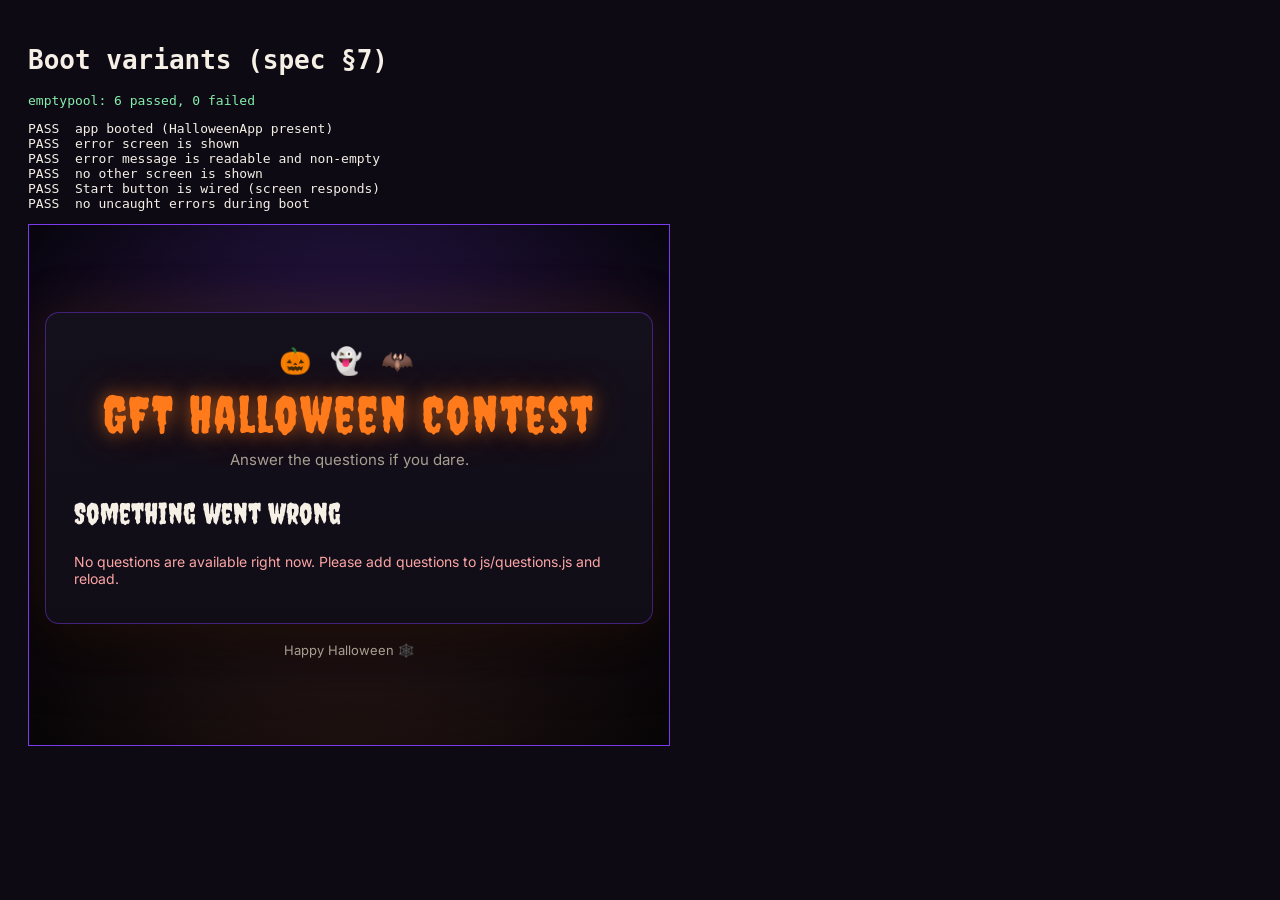
<file: tests/boot-variants.html>
<!DOCTYPE html>
<html lang="en">
<head>
<meta charset="utf-8">
<title>Halloween Contest — boot variants</title>
<style>
  body { background: #0d0a14; color: #f5efe6; font-family: monospace; padding: 20px; }
  .pass { color: #86efac; }
  .fail { color: #fca5a5; }
  pre { white-space: pre-wrap; }
  iframe { width: 640px; height: 520px; border: 1px solid #7c3aed; }
</style>
</head>
<body>
<h1>Boot variants (spec §7)</h1>
<p id="verdict">running…</p>
<pre id="report"></pre>
<iframe id="f" title="Halloween Contest under test"></iframe>

<script>
/* Loads the *real* index.html into a srcdoc iframe and injects a fault before
   js/app.js runs, so each spec §7 boot failure can be exercised without
   duplicating the page's markup (the copy would drift). Run with:
     boot-variants.html?variant=emptypool
     boot-variants.html?variant=getitem
   Served over http only: it fetches index.html. */
(function () {
  var variant = (location.search.match(/variant=([a-z]+)/) || [])[1] || "emptypool";
  var f = document.getElementById("f");
  var verdict = document.getElementById("verdict");
  var report = document.getElementById("report");

  // Keep this runner hermetic: blank the publishable key so Start never reaches
  // the live project and stays synchronous (the nickname claim is skipped when
  // the project is unconfigured), exactly as layout-check.html and
  // make-nostorage.js do.
  var NO_KEY = '<script>window.SUPABASE_CONFIG.anonKey = "";<\/script>';
  var STUBS = {
    emptypool: NO_KEY + '<script>window.QUESTIONS = [];<\/script>',
    getitem: NO_KEY + '<script>' +
      'try {' +
      '  Object.defineProperty(window, "localStorage", { configurable: true, value: {' +
      '    getItem: function () { throw new Error("read blocked by test"); },' +
      '    setItem: function () {},' +
      '    removeItem: function () {}' +
      '  }});' +
      '} catch (e) { window.__stubFailed = e.message; }' +
      '<\/script>'
  };

  var EXPECT = {
    emptypool: [
      ["error screen is shown", function (d) { return !d.getElementById("screen-error").hidden; }],
      ["error message is readable and non-empty", function (d) {
        return d.getElementById("error-message").textContent.trim().length > 20;
      }],
      ["no other screen is shown", function (d) {
        return ["screen-nickname", "screen-instructions", "screen-question", "screen-feedback",
                "screen-bonus", "screen-results", "screen-welcome-back"]
          .every(function (id) { return d.getElementById(id).hidden; });
      }],
      ["Start button is wired (screen responds)", function (d) {
        d.getElementById("btn-start").click();
        return d.getElementById("screen-error").hidden === false;
      }]
    ],
    getitem: [
      ["nickname screen is shown instead of a dead page", function (d) { return !d.getElementById("screen-nickname").hidden; }],
      ["error screen stays hidden", function (d) { return d.getElementById("screen-error").hidden; }],
      ["no storage banner (writes still work)", function (d) { return d.getElementById("storage-banner").hidden; }],
      ["Start still starts a contest", function (d) {
        d.getElementById("nickname").value = "Reader";
        d.getElementById("gft-id").value = "AB12";
        d.getElementById("btn-start").click();
        return d.getElementById("screen-instructions").hidden === false;
      }],
      ["the rules screen starts the play", function (d) {
        d.getElementById("btn-ready").click();
        return d.getElementById("screen-question").hidden === false;
      }]
    ]
  };

  fetch("../index.html")
    .then(function (r) { return r.text(); })
    .then(function (html) {
      html = html
        .replace(/href="css\//g, 'href="../css/')
        .replace(/src="js\//g, 'src="../js/');
      // Record any uncaught error from boot as JSON in document.title.
      html = html.replace("</head>",
        '<script>window.__errors = [];' +
        'window.onerror = function (m) { window.__errors.push(String(m)); };<\/script>\n</head>');
      html = html.replace(/<script src="\.\.\/js\/app\.js(?:\?[^"]*)?"><\/script>/,
        function (script) { return STUBS[variant] + "\n" + script; });
      if (html.indexOf(STUBS[variant]) === -1) throw new Error("Boot stub was not installed");

      f.addEventListener("load", function () {
        setTimeout(function () {
          var results = [];
          try {
            var d = f.contentDocument;
            var appOk = !!d.defaultView.HalloweenApp;
            results.push(["app booted (HalloweenApp present)", appOk, ""]);
            EXPECT[variant].forEach(function (pair) {
              var ok = false, err = "";
              try { ok = pair[1](d); } catch (e) { err = e.message; }
              results.push([pair[0], ok, err]);
            });
            var errors = d.defaultView.__errors || [];
            results.push(["no uncaught errors during boot", errors.length === 0, errors.join(" | ")]);
          } catch (e) {
            results.push(["harness could read the iframe", false, e.message]);
          }

          var failed = results.filter(function (r) { return !r[1]; });
          verdict.textContent = variant + ": " + (results.length - failed.length) +
            " passed, " + failed.length + " failed";
          verdict.className = failed.length ? "fail" : "pass";
          report.textContent = results.map(function (r) {
            return (r[1] ? "PASS  " : "FAIL  ") + r[0] + (r[2] ? "  [" + r[2] + "]" : "");
          }).join("\n");
          document.title = "variants(" + variant + "): " + verdict.textContent;
        }, 250);
      });

      f.srcdoc = html;
    })
    .catch(function (e) {
      verdict.textContent = "HARNESS ERROR " + e.message;
      verdict.className = "fail";
      document.title = "variants: ERROR";
    });
})();
</script>
</body>
</html>
</file>
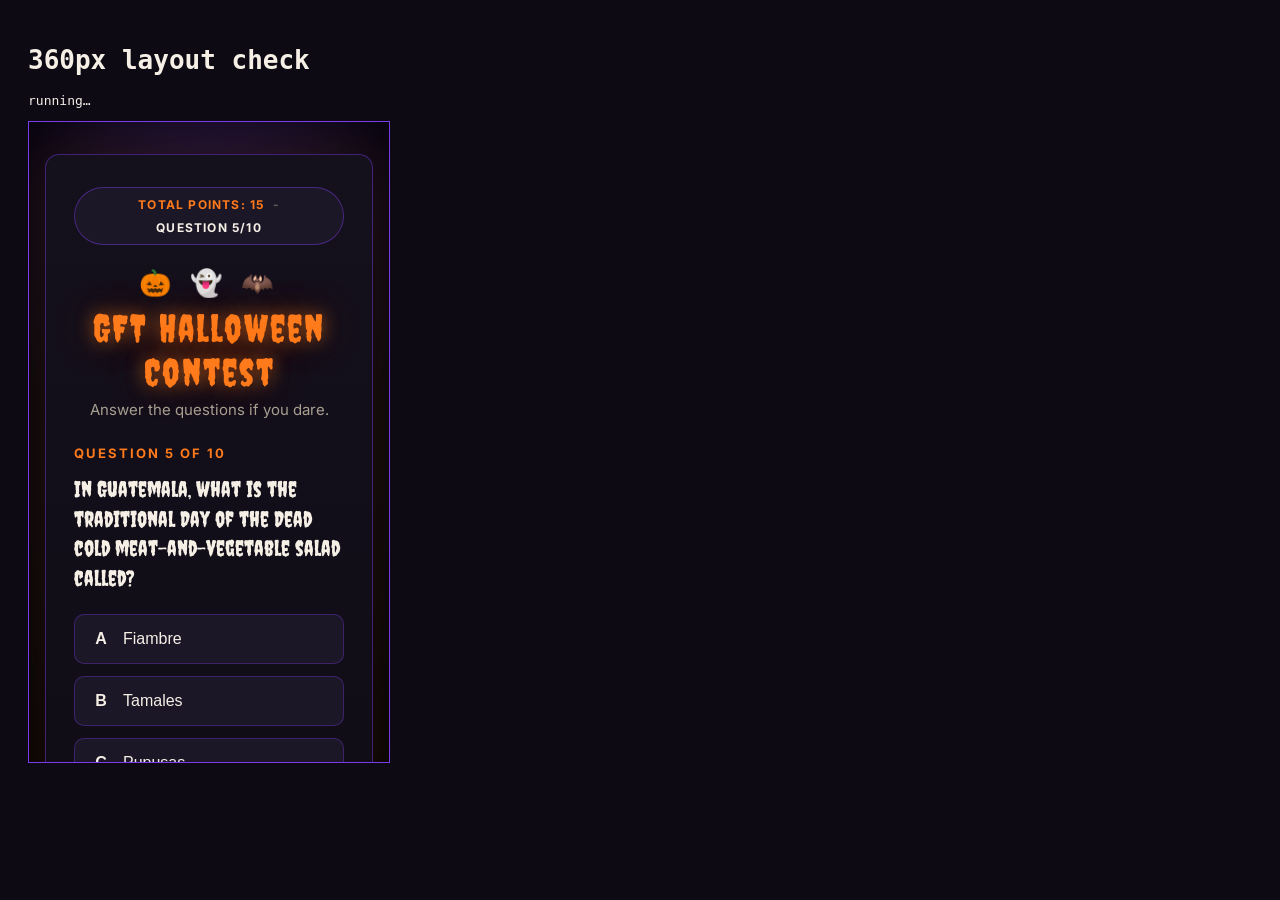
<file: tests/layout-check.html>
<!DOCTYPE html>
<html lang="en">
<head>
<meta charset="utf-8">
<title>Halloween Contest — 360px layout check</title>
<style>
  body { background: #0d0a14; color: #f5efe6; font-family: monospace; padding: 20px; }
  .pass { color: #86efac; }
  .fail { color: #fca5a5; }
  iframe { width: 360px; height: 640px; border: 1px solid #7c3aed; }
  pre { white-space: pre-wrap; }
</style>
</head>
<body>
<h1>360px layout check</h1>
<p id="verdict">running…</p>
<pre id="report"></pre>
<iframe id="f" src="../index.html" title="Halloween Contest at 360px"></iframe>

<script>
/* Verifies the game renders without horizontal overflow inside a true 360px
   viewport, on every screen of the flow: nickname → instructions → question →
   feedback → bonus (picking and resolved) → results.
   (Edge headless cannot be windowed below ~492px, so --window-size screenshots
   of 360 are left-crops of a wider layout; this iframe is not.) */
(function () {
  var verdict = document.getElementById("verdict");
  var report = document.getElementById("report");
  var f = document.getElementById("f");
  var checks = [];

  function rec(name, ok, detail) { checks.push([name, !!ok, String(detail)]); }
  function D() { return f.contentDocument; }
  function W() { return f.contentWindow; }
  function $(id) { return D().getElementById(id); }
  function app() { return W().HalloweenApp; }
  function click(el) { if (el) el.dispatchEvent(new (W().MouseEvent)("click", { bubbles: true })); }
  function wait(ms) { return new Promise(function (r) { setTimeout(r, ms); }); }

  function offenders() {
    var out = [];
    D().querySelectorAll("body *").forEach(function (el) {
      var r = el.getBoundingClientRect();
      if (r.right > 360.5) out.push(el.tagName + (el.id ? "#" + el.id : "") + " right=" + Math.round(r.right));
    });
    return out;
  }

  // Three overflow assertions plus the expected screen for a given step.
  function checkScreen(step, view) {
    var d = D();
    var cardRight = Math.round(d.querySelector(".card").getBoundingClientRect().right);
    rec(step + ": document does not scroll horizontally", d.documentElement.scrollWidth <= 360, d.documentElement.scrollWidth);
    rec(step + ": card fits inside the viewport", cardRight <= 360, cardRight);
    rec(step + ": no elements overflow right", offenders().length === 0, offenders().join(", "));
    if (view) {
      var visible = ["screen-nickname", "screen-instructions", "screen-question", "screen-feedback",
        "screen-bonus", "screen-results", "screen-welcome-back", "screen-error"]
        .filter(function (id) { return !$(id).hidden; });
      rec(step + ": " + view + " is the only screen showing",
        app().getView() === view && visible.length === 1, app().getView() + " / " + visible.join("+"));
    }
  }

  async function run() {
    try {
      // Same origin as a played-through game, so start from a clean slate.
      var loaded = new Promise(function (resolve) { f.onload = function () { setTimeout(resolve, 150); }; });
      try { W().localStorage.clear(); } catch (e) { /* ignore */ }
      f.src = "../index.html?cb=" + Date.now();
      await loaded;
      await wait(400);
      // Reaching the results screen must not post a real row: blank the key so
      // ResultsApi.isConfigured() refuses and the status line stays hidden.
      try { W().SUPABASE_CONFIG.anonKey = ""; } catch (e) { /* ignore */ }
      var d = D();

      checkScreen("nickname", "nickname");
      rec("viewport is 360px wide", d.documentElement.clientWidth === 360, d.documentElement.clientWidth);
      rec("page title is correct", d.title === "GFT Halloween Contest", d.title);
      rec("score bar is hidden before the contest starts", $("hud").hidden, $("hud").hidden);

      $("nickname").value = "Bat";
      $("gft-id").value = "AB12";
      click($("btn-start"));
      await wait(50);
      checkScreen("instructions", "instructions");
      rec("instructions: score bar shows 0 points on question 1",
        !$("hud").hidden && $("hud-points").textContent === "Total Points: 0" &&
          $("hud-question").textContent === "Question 1/10",
        $("hud-points").textContent + " / " + $("hud-question").textContent);

      click($("btn-ready"));
      await wait(50);
      checkScreen("question", "question");
      rec("question: three options fit the width",
        D().querySelectorAll("#question-options .option").length === 3 && offenders().length === 0,
        offenders().join(", "));

      var q = app().getQuestions()[0];
      click(D().querySelectorAll("#question-options .option")[q.correctIndex]);
      await wait(50);
      checkScreen("feedback", "feedback");
      var optBox = D().querySelector("#feedback-options").getBoundingClientRect();
      var nextBox = $("btn-next").getBoundingClientRect();
      rec("feedback: the Next button keeps a gap below the options",
        nextBox.top - optBox.bottom >= 16, "gap=" + Math.round(nextBox.top - optBox.bottom) + "px");

      click($("btn-next"));
      await wait(50);
      var target = app().getState().bonus.target;
      var bottles = D().querySelectorAll("#bonus-bottles .bottle");
      click(bottles[target[0]]);
      click(bottles[target[1]]);
      await wait(50);
      checkScreen("bonus (two bottles picked)", "bonus");
      var slotsBox = $("bonus-slots").getBoundingClientRect();
      var actionsBox = D().querySelector("#screen-bonus .actions").getBoundingClientRect();
      rec("bonus: the action buttons keep a gap below the order slots",
        actionsBox.top - slotsBox.bottom >= 16,
        "gap=" + Math.round(actionsBox.top - slotsBox.bottom) + "px");
      rec("bonus: four order slots are shown",
        D().querySelectorAll("#bonus-slots .slot").length === 4,
        D().querySelectorAll("#bonus-slots .slot").length);

      click(bottles[target[2]]);
      click(bottles[target[3]]);
      click($("btn-bonus-check"));
      await wait(50);
      checkScreen("bonus (resolved)", "bonus");
      rec("bonus: a first-attempt match pays 15", app().getState().score === 15, app().getState().score);

      click($("btn-bonus-next"));
      await wait(50);
      for (var i = 0; i < 9; i++) {
        var st = app().getState();
        var qq = app().getQuestions()[st.questionIndex];
        click(D().querySelectorAll("#question-options .option")[(qq.correctIndex + 1) % 3]);
        await wait(20);
        if (app().getView() === "feedback") { click($("btn-next")); await wait(20); }
      }
      checkScreen("results", "results");
      rec("results: total points, time and timestamp are all rendered",
        $("results-score").textContent === "15 / 150" &&
          $("results-time").textContent.indexOf("Total time: ") === 0 &&
          $("results-finished").textContent.indexOf("Finished at") === 0 &&
          D().getElementById("results-review").children.length === 10,
        $("results-score").textContent + " / " + $("results-time").textContent + " / " +
          D().getElementById("results-review").children.length + " rows");
      rec("results: no save status is shown when Supabase is not configured",
        $("results-save").hidden && $("btn-results-retry").hidden,
        "saveStatusHidden=" + $("results-save").hidden);
    } catch (e) {
      rec("harness ran to completion", false, "threw: " + e.message);
    }

    var failed = checks.filter(function (c) { return !c[1]; });
    verdict.textContent = (checks.length - failed.length) + " passed, " + failed.length + " failed";
    verdict.className = failed.length ? "fail" : "pass";
    report.textContent = checks.map(function (c) {
      return (c[1] ? "PASS  " : "FAIL  ") + c[0] + "  [" + c[2] + "]";
    }).join("\n");
    document.title = "layout check: " + verdict.textContent;
  }

  run();
})();
</script>
</body>
</html>
</file>
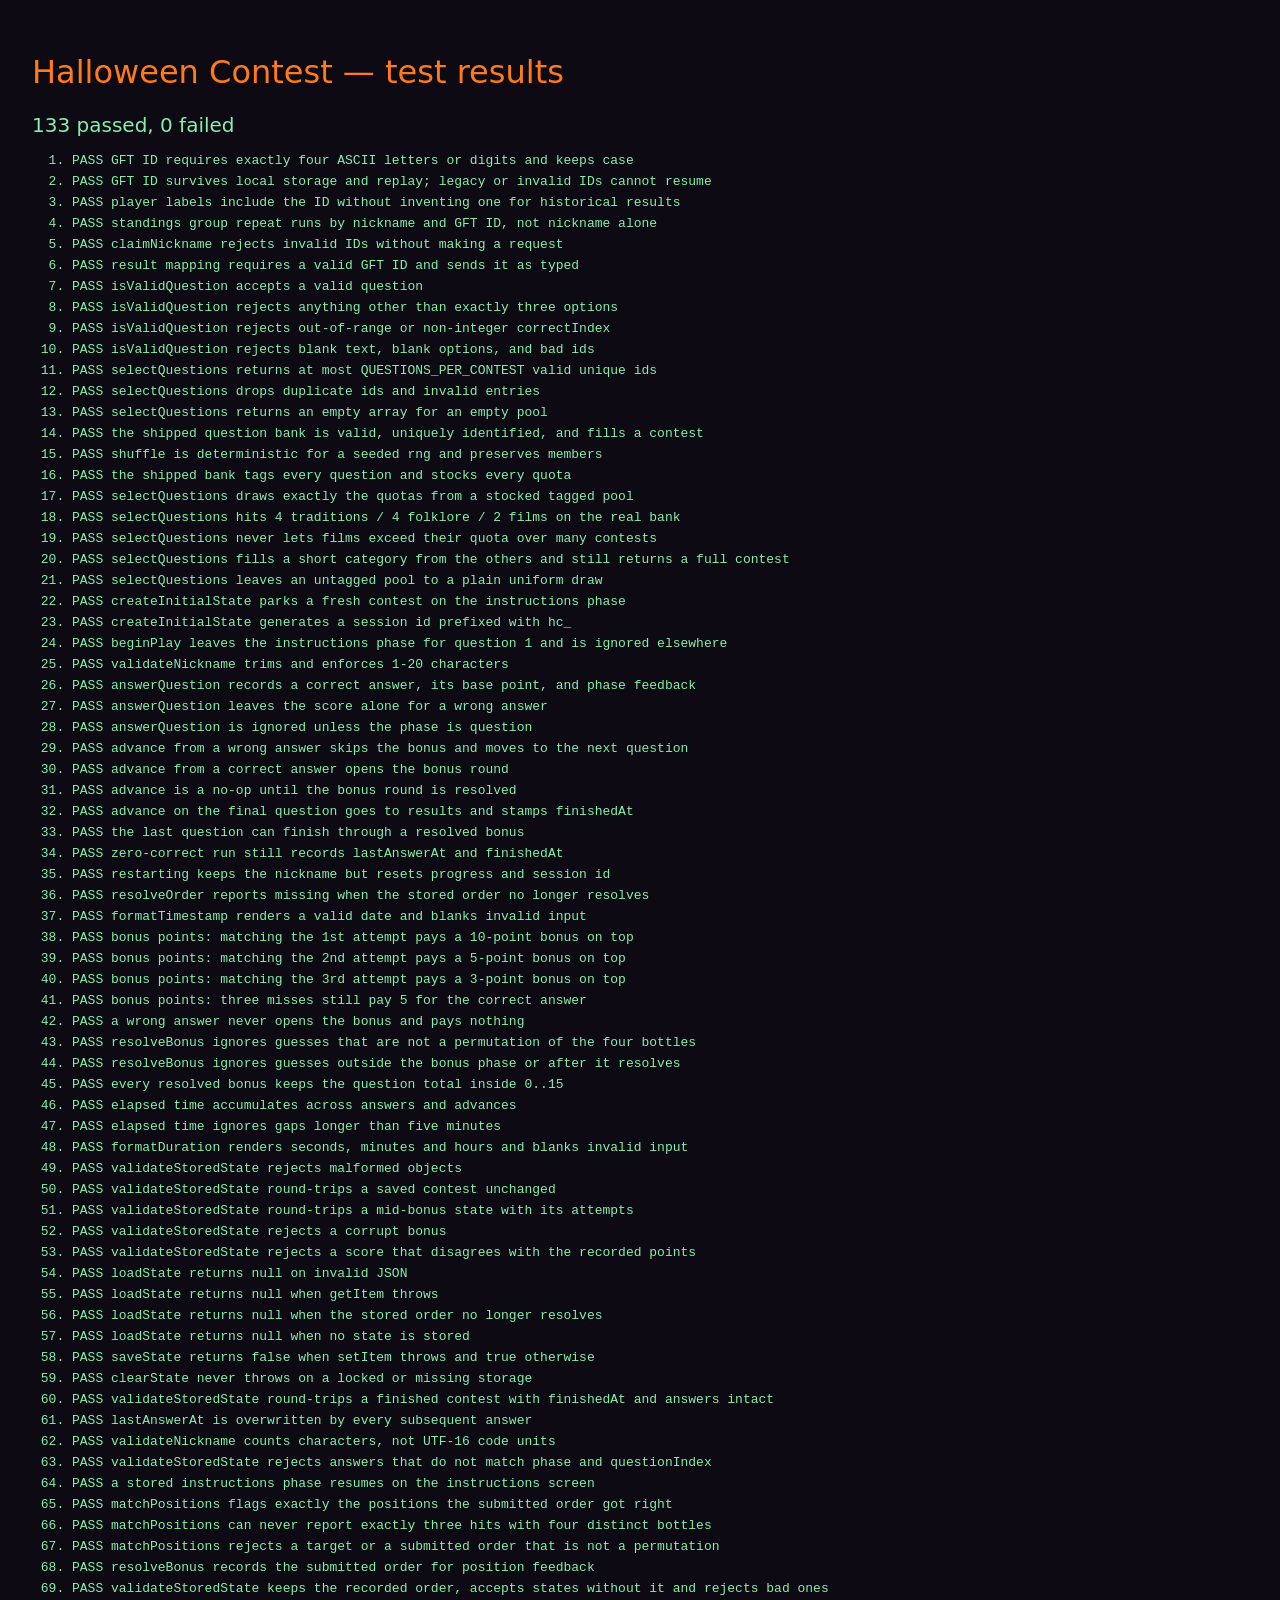
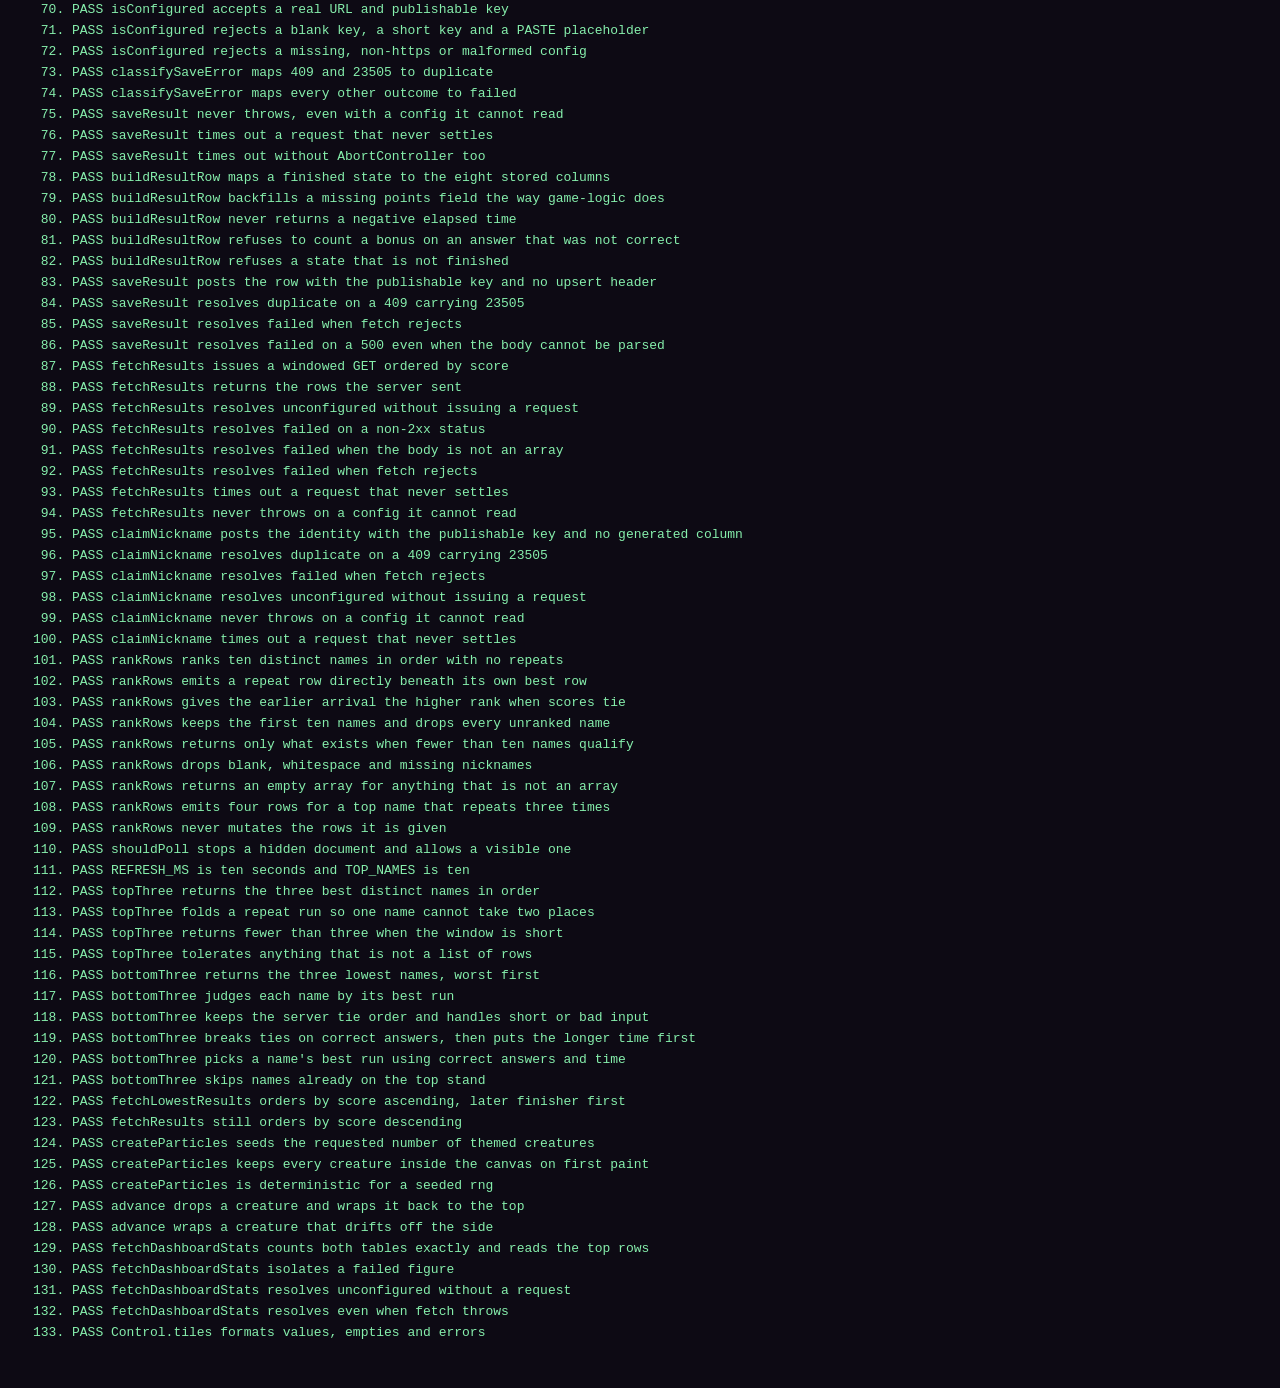
<file: tests/test.html>
<!DOCTYPE html>
<html lang="en">
<head>
<meta charset="UTF-8">
<meta name="viewport" content="width=device-width, initial-scale=1.0">
<title>Halloween Contest - Tests</title>
<style>
  body { background: #0d0a14; color: #f5efe6; font-family: "Segoe UI", system-ui, sans-serif; padding: 24px; }
  h1 { color: #ff7a1a; font-weight: 400; }
  .pass { color: #86efac; }
  .fail { color: #fca5a5; }
  li { margin: 6px 0; font-family: monospace; }
  #summary { font-size: 20px; margin: 16px 0; }
</style>
</head>
<body>
<h1>Halloween Contest — test results</h1>
<p id="summary">Running…</p>
<ol id="results"></ol>
<script src="../js/questions.js"></script>
<script src="../js/game-logic.js"></script>
<script src="../js/results-api.js"></script>
<script src="../js/leaderboard.js"></script>
<script src="../js/confetti.js"></script>
<script src="../js/podium.js"></script>
<script src="../js/control.js"></script>
<script src="test-suite.js"></script>
<script>
  (function () {
    var list = document.getElementById("results");
    var failed = 0;
    var summary = document.getElementById("summary");

    function done() {
      summary.textContent = (TestSuite.tests.length - failed) + " passed, " + failed + " failed";
      summary.className = failed ? "fail" : "pass";
      document.title = "tests: " + summary.textContent;
    }

    // Tests run in order and may return a promise, so each result is rendered
    // only once it settles. Reporting before that would hide rejections.
    function runOne(t) {
      return Promise.resolve().then(function () { return t.fn(); }).then(function () {
        var li = document.createElement("li");
        li.className = "pass";
        li.textContent = "PASS  " + t.name;
        list.appendChild(li);
      }, function (e) {
        failed++;
        var li = document.createElement("li");
        li.className = "fail";
        li.textContent = "FAIL  " + t.name + " — " + (e && e.message ? e.message : e);
        list.appendChild(li);
      });
    }

    TestSuite.tests.reduce(function (chain, t) {
      return chain.then(function () { return runOne(t); });
    }, Promise.resolve()).then(done);
  })();
</script>
</body>
</html>
</file>
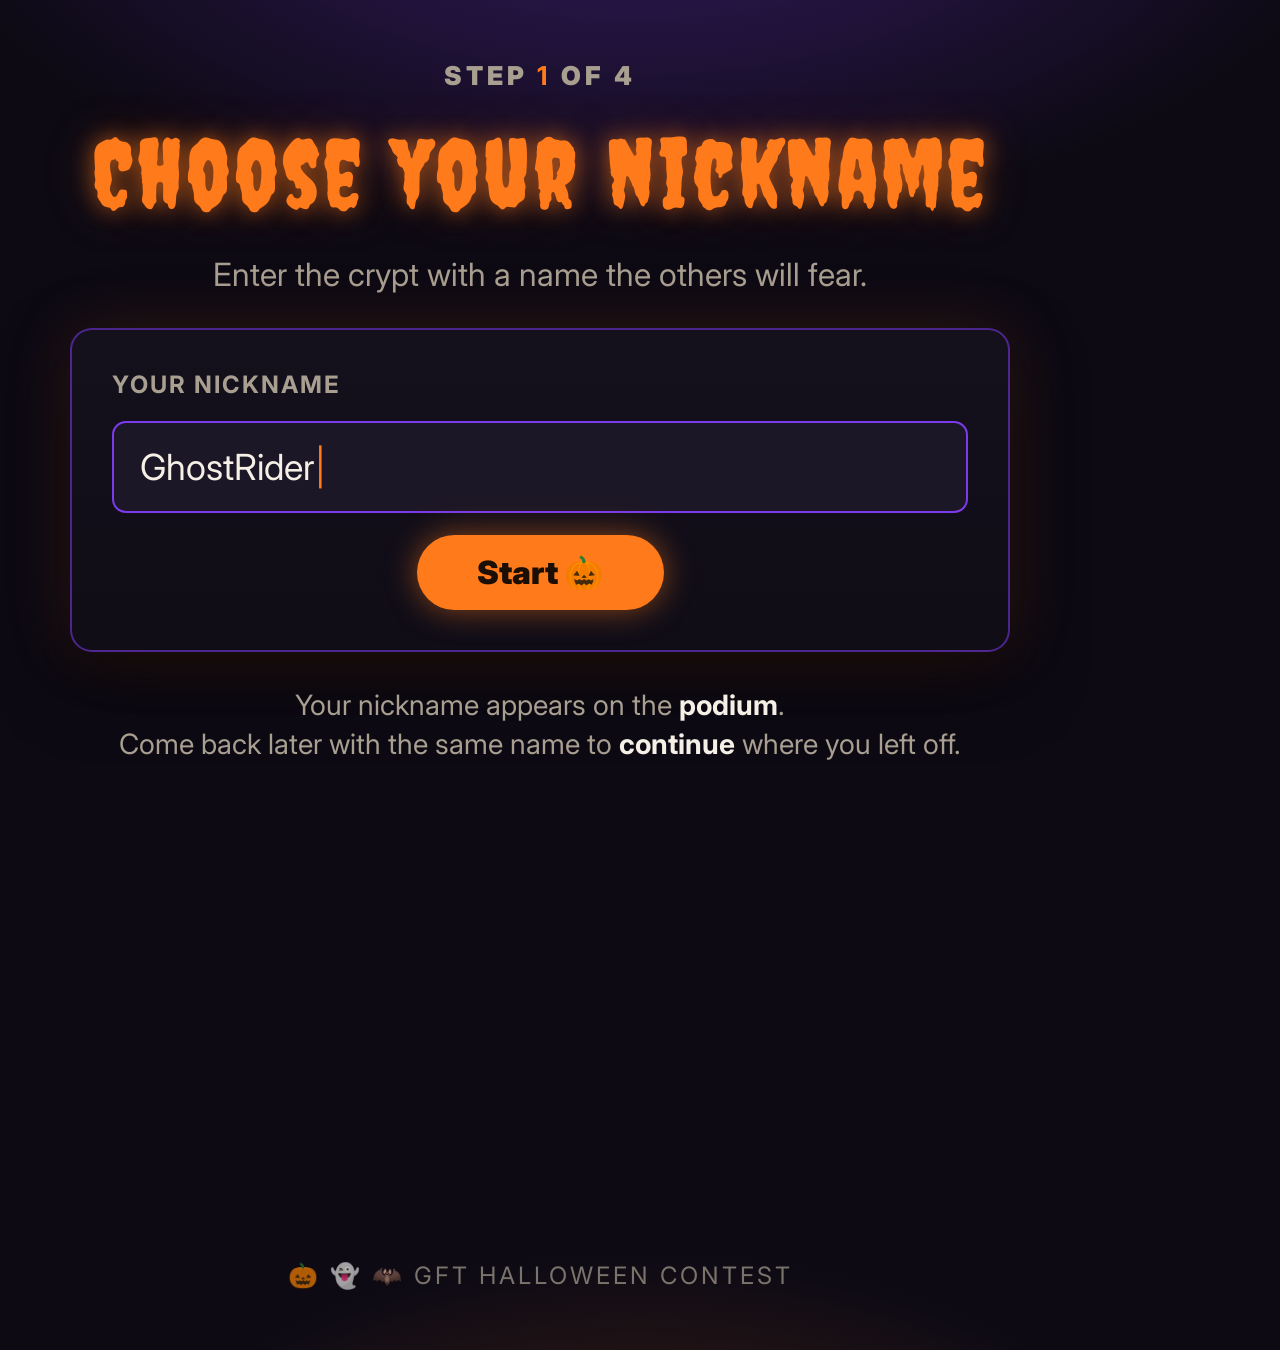
<file: docs/how-to-play/how-to-play.html>
<!DOCTYPE html>
<html lang="en">
<head>
<meta charset="utf-8">
<title>How to play – GFT Halloween Contest</title>
<link href="https://fonts.googleapis.com/css2?family=Creepster&family=Inter:wght@400;700;900&display=swap" rel="stylesheet">
<style>
  :root { --bg:#0d0a14; --card:#14101c; --panel:#1c1726; --orange:#ff7a1a; --purple:#7c3aed;
    --red:#dc2626; --green:#16a34a; --neon:#39ff14; --bone:#f5efe6; --muted:#a89f91; --cyan:#06b6d4; }
  * { box-sizing:border-box; margin:0; padding:0; }
  body { width:1080px; height:1350px; overflow:hidden; font-family:Inter,"Segoe UI",sans-serif; color:var(--bone);
    background: radial-gradient(1200px 600px at 50% -10%, rgba(124,58,237,.35), transparent 60%),
      radial-gradient(900px 500px at 50% 115%, rgba(255,122,26,.22), transparent 60%), var(--bg);
    display:flex; flex-direction:column; align-items:center; padding:60px 70px; gap:34px; }
  .step { display:none; width:100%; flex-direction:column; align-items:center; gap:34px; height:100%; }
  .step.on { display:flex; }
  .badge { font-weight:900; letter-spacing:4px; color:var(--muted); font-size:26px; text-transform:uppercase; }
  .badge b { color:var(--orange); }
  h1 { font-family:Creepster,serif; font-weight:400; font-size:96px; color:var(--orange); letter-spacing:3px; text-align:center;
    text-shadow:0 0 22px rgba(255,122,26,.6), 0 0 50px rgba(255,122,26,.25); line-height:1; }
  .sub { font-size:32px; color:var(--muted); text-align:center; }
  .mock { width:100%; background:linear-gradient(180deg,var(--card),#100d17); border:2px solid rgba(124,58,237,.55);
    border-radius:22px; padding:40px; box-shadow:0 0 70px rgba(255,122,26,.14), 0 30px 70px rgba(0,0,0,.6);
    display:flex; flex-direction:column; gap:22px; }
  .lbl { font-size:24px; color:var(--muted); text-transform:uppercase; letter-spacing:2px; font-weight:700; }
  .input { border:2px solid var(--purple); border-radius:14px; padding:22px 26px; font-size:36px; background:var(--panel); }
  .input i { color:var(--orange); font-style:normal; animation:none; }
  .btn { align-self:center; background:var(--orange); color:#1a0e05; font-weight:900; font-size:32px;
    border-radius:999px; padding:18px 60px; box-shadow:0 0 30px rgba(255,122,26,.5); }
  .opt { border:2px solid rgba(124,58,237,.5); background:var(--panel); border-radius:14px; padding:20px 24px; font-size:28px; }
  .opt.ok { border-color:var(--green); background:rgba(22,163,74,.2); }
  .opt.ko { border-color:var(--red); background:rgba(220,38,38,.2); }
  .q { font-size:34px; font-weight:700; }
  .flow { display:flex; gap:24px; width:100%; }
  .path { flex:1; border-radius:20px; padding:28px; font-size:30px; text-align:center; line-height:1.35; }
  .path.ok { background:rgba(22,163,74,.15); border:2px solid var(--green); }
  .path.ko { background:rgba(220,38,38,.12); border:2px solid var(--red); }
  .path big { display:block; font-size:60px; font-weight:900; margin-bottom:6px; }
  .path.ok big { color:var(--neon); } .path.ko big { color:#fca5a5; }
  .bottles { display:flex; justify-content:center; gap:34px; font-size:90px; }
  .vial { width:90px; height:130px; border-radius:16px 16px 40px 40px; border:3px solid rgba(255,255,255,.5);
    position:relative; box-shadow:0 0 30px currentColor; }
  .vial::before { content:""; position:absolute; top:-26px; left:28px; width:28px; height:26px; background:#6b4f2a; border-radius:5px; }
  .g { background:var(--green); color:var(--green);} .p { background:var(--purple); color:var(--purple);}
  .r { background:var(--red); color:var(--red);} .c { background:var(--cyan); color:var(--cyan);}
  .tries { display:flex; flex-direction:column; gap:16px; width:100%; }
  .try { display:flex; align-items:center; justify-content:space-between; background:var(--panel);
    border:2px solid rgba(124,58,237,.45); border-radius:16px; padding:20px 30px; font-size:32px; }
  .try b { font-size:52px; font-weight:900; color:var(--neon); text-shadow:0 0 16px rgba(57,255,20,.5); }
  .try.t2 b { color:var(--orange); } .try.t3 b { color:#facc15; }
  .total { display:flex; justify-content:space-around; text-align:center; }
  .total div { font-size:26px; color:var(--muted); text-transform:uppercase; letter-spacing:2px; }
  .total b { display:block; font-size:72px; color:var(--orange); font-weight:900; letter-spacing:0; }
  .podium { display:flex; align-items:flex-end; justify-content:center; gap:18px; }
  .pod { width:220px; border-radius:14px 14px 0 0; text-align:center; font-weight:900; font-size:30px; padding-top:18px; }
  .pod span { display:block; font-size:64px; }
  .pod.p1 { height:260px; background:linear-gradient(#facc15,#a16207); color:#1a0e05; }
  .pod.p2 { height:200px; background:linear-gradient(#e5e7eb,#6b7280); color:#111; }
  .pod.p3 { height:160px; background:linear-gradient(#fb923c,#9a3412); color:#1a0e05; }
  .note { font-size:28px; color:var(--muted); text-align:center; line-height:1.4; }
  .note b { color:var(--bone); }
  .foot { margin-top:auto; font-size:24px; letter-spacing:3px; color:rgba(168,159,145,.7); }
</style>
</head>
<body>

<section class="step" data-step="1">
  <p class="badge">Step <b>1</b> of 4</p>
  <h1>Choose your nickname</h1>
  <p class="sub">Enter the crypt with a name the others will fear.</p>
  <div class="mock">
    <p class="lbl">Your nickname</p>
    <div class="input">GhostRider<i>|</i></div>
    <div class="btn">Start 🎃</div>
  </div>
  <p class="note">Your nickname appears on the <b>podium</b>.<br>Come back later with the same name to <b>continue</b> where you left off.</p>
  <p class="foot">🎃 👻 🦇 GFT HALLOWEEN CONTEST</p>
</section>

<section class="step" data-step="2">
  <p class="badge">Step <b>2</b> of 4</p>
  <h1>Answer the question</h1>
  <p class="sub">Pick one answer. You only get one shot!</p>
  <div class="mock">
    <p class="q">Which festival does Halloween descend from?</p>
    <div class="opt ok">✅ Samhain</div>
    <div class="opt ko">❌ Beltane</div>
    <div class="opt">Imbolc</div>
  </div>
  <div class="flow">
    <div class="path ok"><big>+5</big>Correct!<br>Unlock the<br><b>🧪 Bonus round</b></div>
    <div class="path ko"><big>✗</big>Wrong…<br>No points.<br><b>Next question ➜</b></div>
  </div>
  <p class="foot">🎃 👻 🦇 GFT HALLOWEEN CONTEST</p>
</section>

<section class="step" data-step="3">
  <p class="badge">Step <b>3</b> of 4</p>
  <h1>Bonus: the poisons</h1>
  <p class="sub">Guess the hidden order of the 4 poisons.<br>You have <b style="color:var(--orange)">3 attempts</b>.</p>
  <div class="bottles">
    <div class="vial g"></div><div class="vial p"></div><div class="vial r"></div><div class="vial c"></div>
  </div>
  <div class="tries">
    <div class="try"><span>🥇 Matched at 1st attempt</span><b>+10</b></div>
    <div class="try t2"><span>🥈 Matched at 2nd attempt</span><b>+5</b></div>
    <div class="try t3"><span>🥉 Matched at 3rd attempt</span><b>+3</b></div>
  </div>
  <p class="note">Missed all 3? No bonus — on to the <b>next question</b>.</p>
  <p class="foot">🎃 👻 🦇 GFT HALLOWEEN CONTEST</p>
</section>

<section class="step" data-step="4">
  <p class="badge">Step <b>4</b> of 4</p>
  <h1>Final score &amp; podium</h1>
  <p class="sub">When all questions are done, see your totals.</p>
  <div class="mock">
    <div class="total">
      <div>Correct<b>8</b></div>
      <div>Bonus<b>+35</b></div>
      <div>Total<b>43</b></div>
    </div>
  </div>
  <div class="podium">
    <div class="pod p2"><span>🥈</span>Witchy</div>
    <div class="pod p1"><span>🏆</span>GhostRider</div>
    <div class="pod p3"><span>🥉</span>Batman</div>
  </div>
  <p class="note">Highest score wins. <b>Ties are broken by time</b> — be fast!</p>
  <p class="foot">🎃 👻 🦇 GFT HALLOWEEN CONTEST</p>
</section>

<script>
  const n = new URLSearchParams(location.search).get('step') || '1';
  document.querySelector(`[data-step="${n}"]`).classList.add('on');
</script>
</body>
</html>
</file>
<file: css/style.css>
:root {
  --bg: #0d0a14;
  --card: #14101c;
  --panel: #1c1726;
  --orange: #ff7a1a;
  --purple: #7c3aed;
  --red: #dc2626;
  --green: #16a34a;
  --neon: #39ff14;
  --bone: #f5efe6;
  --muted: #a89f91;
  --radius: 14px;
  --serif: "Creepster", "Georgia", "Times New Roman", serif;
  --sans: "Inter", "Segoe UI", system-ui, -apple-system, sans-serif;
}

* { box-sizing: border-box; margin: 0; padding: 0; }

/* The hidden attribute must win over any display rule set below. */
[hidden] { display: none !important; }

.sr-only {
  position: absolute;
  width: 1px;
  height: 1px;
  padding: 0;
  margin: -1px;
  overflow: hidden;
  clip: rect(0 0 0 0);
  white-space: nowrap;
  border: 0;
}

html, body { min-height: 100%; }

body {
  background:
    radial-gradient(1200px 600px at 50% -10%, rgba(124, 58, 237, 0.28), transparent 60%),
    radial-gradient(900px 500px at 50% 115%, rgba(255, 122, 26, 0.16), transparent 60%),
    var(--bg);
  color: var(--bone);
  font-family: var(--sans);
  display: flex;
  flex-direction: column;
  align-items: center;
  justify-content: center;
  gap: 18px;
  padding: 32px 16px;
  min-height: 100vh;
}

.fog {
  position: fixed;
  inset: 0;
  pointer-events: none;
  background: radial-gradient(ellipse at center, transparent 45%, rgba(0, 0, 0, 0.75) 100%);
  z-index: 0;
}

.storage-banner {
  position: relative;
  z-index: 1;
  background: rgba(220, 38, 38, 0.16);
  border: 1px solid var(--red);
  color: #fecaca;
  padding: 8px 14px;
  border-radius: 999px;
  font-size: 14px;
}

.hud {
  display: flex;
  flex-wrap: wrap;
  align-items: center;
  justify-content: center;
  gap: 8px;
  background: var(--panel);
  border: 1px solid rgba(124, 58, 237, 0.45);
  border-radius: 999px;
  padding: 9px 14px;
  margin-bottom: 22px;
  font-size: 12px;
  font-weight: 700;
  letter-spacing: 1.2px;
  text-transform: uppercase;
  text-align: center;
  color: var(--muted);
}
.hud-points { color: var(--orange); }
.hud-sep { color: rgba(168, 159, 145, 0.5); }
.hud-question { color: var(--bone); }

.card {
  position: relative;
  z-index: 1;
  width: 100%;
  max-width: 640px;
  background: linear-gradient(180deg, var(--card), #100d17);
  border: 1px solid rgba(124, 58, 237, 0.45);
  border-radius: var(--radius);
  box-shadow: 0 0 60px rgba(255, 122, 26, 0.12), 0 24px 60px rgba(0, 0, 0, 0.6);
  padding: 32px 28px 36px;
}

.masthead { text-align: center; margin-bottom: 26px; }
.deco { display: block; font-size: 26px; letter-spacing: 6px; margin-bottom: 8px; }

.title {
  font-family: var(--serif);
  font-weight: 400;
  font-size: clamp(38px, 8vw, 58px);
  letter-spacing: 2px;
  color: var(--orange);
  text-shadow: 0 0 18px rgba(255, 122, 26, 0.55), 0 0 44px rgba(255, 122, 26, 0.25);
  animation: flicker 5s infinite;
}

.tagline { color: var(--muted); margin-top: 6px; font-size: 15px; }

@keyframes flicker {
  0%, 100% { opacity: 1; }
  47% { opacity: 1; }
  48% { opacity: 0.72; }
  49% { opacity: 1; }
  71% { opacity: 0.85; }
  72% { opacity: 1; }
}

.screen { animation: rise 0.25s ease-out; }

@keyframes rise {
  from { opacity: 0; transform: translateY(8px); }
  to { opacity: 1; transform: none; }
}

h2 {
  font-family: var(--serif);
  font-weight: 400;
  font-size: clamp(22px, 4.5vw, 30px);
  line-height: 1.35;
  margin: 14px 0 20px;
  color: var(--bone);
}

.progress {
  color: var(--orange);
  font-size: 13px;
  font-weight: 700;
  letter-spacing: 2px;
  text-transform: uppercase;
}

.field { margin-bottom: 20px; }
.field label { display: block; font-size: 13px; color: var(--muted); margin-bottom: 8px; letter-spacing: 1px; text-transform: uppercase; }

.field input {
  width: 100%;
  background: var(--panel);
  border: 1px solid rgba(168, 159, 145, 0.35);
  border-radius: 10px;
  color: var(--bone);
  font-size: 18px;
  padding: 13px 14px;
  outline: none;
}
.field input:focus { border-color: var(--orange); box-shadow: 0 0 0 3px rgba(255, 122, 26, 0.25); }

.field-error { color: #fca5a5; font-size: 14px; margin-top: 8px; }
.field-note { color: var(--muted); font-size: 14px; margin-top: 8px; font-style: italic; }

.save-status { color: var(--muted); font-size: 14px; text-align: center; margin: 16px 0 8px; }
.save-status.is-saved { color: #86efac; }
.save-status.is-duplicate { color: var(--orange); }
.save-status.is-error { color: #fca5a5; }
#btn-results-retry { margin-bottom: 10px; }

.options { display: flex; flex-direction: column; gap: 12px; }

.btn {
  font-family: var(--sans);
  font-size: 16px;
  font-weight: 600;
  border-radius: 10px;
  padding: 14px 20px;
  cursor: pointer;
  border: 1px solid transparent;
  transition: transform 0.12s ease, box-shadow 0.12s ease, background 0.12s ease;
}
.btn:focus-visible { outline: 3px solid var(--purple); outline-offset: 2px; }
/* Anchors used as buttons need block layout + no underline so they line up
   with the real <button> elements around them. */
a.btn { display: block; text-align: center; text-decoration: none; }
/* Results screen: "See overall results" sits at the top, to the right of the
   total points. */
.results-head { display: flex; align-items: flex-start; justify-content: space-between; gap: 12px; flex-wrap: wrap; }
.results-stats-link { flex: none; padding: 8px 14px; font-size: 14px; }
.btn-primary { background: var(--orange); color: #1a0f04; width: 100%; }
.btn-primary:hover { transform: translateY(-2px); box-shadow: 0 8px 24px rgba(255, 122, 26, 0.35); }
.btn-ghost { background: transparent; color: var(--muted); border-color: rgba(168, 159, 145, 0.4); }
.btn-ghost:hover { color: var(--bone); border-color: var(--bone); }
/* Buttons always sit on their own line, with a clear gap above so they never
   crowd the last option or the order slots. */
.actions { display: flex; flex-direction: column; gap: 10px; margin-top: 24px; }
/* Two secondary links that should stay one above the other even where .actions
   would otherwise fan into a row (the stats page's leaderboard + podium). */
.actions.actions-stack { flex-direction: column; }
.actions.actions-stack .btn { width: 100%; }
#btn-next { margin-top: 24px; }

.option {
  text-align: left;
  background: var(--panel);
  border: 1px solid rgba(124, 58, 237, 0.35);
  color: var(--bone);
  border-radius: 10px;
  padding: 15px 16px;
  font-size: 16px;
  cursor: pointer;
  display: flex;
  align-items: center;
  gap: 12px;
  transition: border-color 0.12s ease, background 0.12s ease, transform 0.12s ease;
}
.option:hover:not(:disabled) { border-color: var(--orange); background: #221b30; transform: translateY(-1px); }
.option:focus-visible { outline: 3px solid var(--purple); outline-offset: 2px; }
.option:disabled { cursor: default; opacity: 1; }
.option .mark { font-weight: 700; width: 20px; text-align: center; }
.option.is-correct { border-color: var(--green); background: rgba(22, 163, 74, 0.18); }
.option.is-wrong { border-color: var(--red); background: rgba(220, 38, 38, 0.18); }
.option.is-muted { opacity: 0.5; }

.verdict { margin: 18px 0; font-size: 16px; font-weight: 600; min-height: 22px; }
.verdict.is-correct { color: #86efac; }
.verdict.is-wrong { color: #fca5a5; }
.verdict.is-warn { color: var(--orange); }

/* The points award flashes centred while an answer settles (spec §10.3): a big
   "+10" / "+5" / "+3" for a matched bonus, or "+5" for a correct answer, that
   fades in and out over a couple of seconds. Decorative — the verdict line
   announces the same points. */
.points-flash {
  position: fixed;
  inset: 0;
  z-index: 5;
  display: flex;
  align-items: center;
  justify-content: center;
  pointer-events: none;
}
.points-flash-text {
  font-family: var(--serif);
  font-size: clamp(64px, 18vw, 132px);
  line-height: 1;
  color: var(--orange);
  text-shadow: 0 0 24px rgba(255, 122, 26, 0.7), 0 0 60px rgba(255, 122, 26, 0.4);
  animation: points-award 2s ease-out forwards;
}
@keyframes points-award {
  0%   { opacity: 0; transform: scale(0.5); }
  18%  { opacity: 1; transform: scale(1.12); }
  32%  { transform: scale(1); }
  70%  { opacity: 1; }
  100% { opacity: 0; transform: scale(1); }
}

/* ---- Rules screen ---- */

.rules { list-style: none; display: flex; flex-direction: column; gap: 12px; margin-bottom: 24px; }
.rules li {
  background: var(--panel);
  border: 1px solid rgba(168, 159, 145, 0.18);
  border-left: 4px solid var(--purple);
  border-radius: 8px;
  padding: 12px 14px;
  font-size: 15px;
  line-height: 1.5;
  color: var(--muted);
}
.rules li b { color: var(--bone); font-weight: 600; }

/* ---- Poison bonus ---- */

.bonus-intro { color: var(--muted); font-size: 15px; line-height: 1.5; margin-bottom: 8px; }
.bonus-meta { color: var(--bone); font-size: 14px; font-weight: 600; margin-bottom: 18px; }
.bonus-meta b { color: var(--orange); }

/* Title and attempt counter share one line, the counter pushed to the right. */
.bonus-head {
  display: flex;
  align-items: baseline;
  justify-content: space-between;
  flex-wrap: wrap;
  gap: 4px 16px;
}
.bonus-head h2 { margin: 14px 0 12px; }
.bonus-head .bonus-meta { margin: 0 0 12px; }

.bottles { display: flex; gap: 10px; justify-content: center; margin-bottom: 22px; }

.bottle {
  flex: 1 1 0;
  min-width: 0;
  background: var(--panel);
  border: 1px solid rgba(168, 159, 145, 0.3);
  border-radius: 12px;
  padding: 16px 6px 12px;
  cursor: pointer;
  color: var(--bone);
  font-family: var(--sans);
  display: flex;
  flex-direction: column;
  align-items: center;
  gap: 10px;
  transition: border-color 0.12s ease, transform 0.12s ease, box-shadow 0.12s ease;
}
.bottle:hover:not(:disabled) { transform: translateY(-2px); border-color: var(--liquid); }
.bottle:focus-visible { outline: 3px solid var(--purple); outline-offset: 2px; }
.bottle:disabled { opacity: 0.4; cursor: default; transform: none; }
.bottle.is-picked {
  border-color: var(--liquid);
  box-shadow: inset 0 0 0 1px var(--liquid), 0 0 20px var(--liquid-soft);
}

/* A simple poison vial: a round glass body with a short neck and a cork, filled
   with the bottle's neon liquid. Drawn once as #vial (index.html) and reused by
   the tray bottles and the order slots, so both sections show the same bottle. */
.vial-defs { position: absolute; width: 0; height: 0; overflow: hidden; }
.vial { display: block; width: 100%; height: 100%; }
.bottle-art {
  width: 44px;
  height: 64px;
  display: flex;
  align-items: center;
  justify-content: center;
  color: var(--liquid);
}
.bottle-art .vial { filter: drop-shadow(0 0 6px var(--liquid-soft)); }
.bottle-label { font-size: 12px; color: var(--muted); letter-spacing: 0.5px; }
.bottle.is-picked .bottle-label { color: var(--bone); }

/* Four neon poisons. The caption names the colour, so colour is never the only
   signal (spec §10.3). */
.bottle-green  { --liquid: #22c55e; --liquid-soft: rgba(34, 197, 94, 0.22); }
.bottle-purple { --liquid: #a855f7; --liquid-soft: rgba(168, 85, 247, 0.22); }
.bottle-red    { --liquid: #ef4444; --liquid-soft: rgba(239, 68, 68, 0.22); }
.bottle-cyan   { --liquid: #22d3ee; --liquid-soft: rgba(34, 211, 238, 0.22); }

.slots-label {
  text-align: center;
  font-size: 12px;
  letter-spacing: 2px;
  text-transform: uppercase;
  color: var(--muted);
  margin-bottom: 8px;
}

.slots { list-style: none; display: flex; gap: 10px; justify-content: center; margin-bottom: 4px; }
.slot {
  flex: 1 1 0;
  min-width: 0;
  max-width: 92px;
  min-height: 92px;
  background: rgba(0, 0, 0, 0.28);
  border: 1px dashed rgba(168, 159, 145, 0.4);
  border-radius: 10px;
  padding: 8px;
  display: flex;
  align-items: center;
  justify-content: center;
}
.slot.is-filled { border-style: solid; border-color: var(--liquid); }
.slot-glyph {
  width: 100%;
  max-width: 44px;
  display: flex;
  align-items: center;
  justify-content: center;
  color: var(--muted);
}
/* An unfilled slot shows an unlit bottle; a filled one lights it in that
   bottle's neon colour. */
.slot-glyph .vial { width: 100%; height: auto; opacity: 0.28; }
.slot.is-filled .slot-glyph { color: var(--liquid); }
.slot.is-filled .slot-glyph .vial {
  opacity: 1;
  filter: drop-shadow(0 0 5px var(--liquid-soft));
}
.slot-0 { --liquid: #22c55e; --liquid-soft: rgba(34, 197, 94, 0.22); }
.slot-1 { --liquid: #a855f7; --liquid-soft: rgba(168, 85, 247, 0.22); }
.slot-2 { --liquid: #ef4444; --liquid-soft: rgba(239, 68, 68, 0.22); }
.slot-3 { --liquid: #22d3ee; --liquid-soft: rgba(34, 211, 238, 0.22); }

/* Positions the last check got right (spec §10.3): the box border flashes neon
   green for a moment before the order is cleared, so the player learns which
   position was right without being able to keep the rest. A settled miss uses
   the same blink for every slot — green where the last attempt was right and
   neon red where it was wrong — so the reveal reads at a glance. Only the
   border (and its glow) blinks: the bottle inside keeps its own colour and
   fill. `--mark` is the border's RGB, so one keyframe drives both colours.
   Declared before .slot.is-matched. */
.slot.is-correct-pos { --mark: 57, 255, 20; }
.slot.is-wrong-pos { --mark: 255, 43, 43; }
.slot.is-correct-pos,
.slot.is-wrong-pos {
  border-style: solid;
  border-color: rgb(var(--mark));
  box-shadow: 0 0 0 1px rgba(var(--mark), 0.5), 0 0 10px rgba(var(--mark), 0.45);
  animation: slot-blink 0.5s ease-in-out 4;
}

@keyframes slot-blink {
  0%, 100% {
    border-color: rgb(var(--mark));
    box-shadow: 0 0 0 1px rgba(var(--mark), 0.5), 0 0 10px rgba(var(--mark), 0.45);
  }
  50% {
    border-color: rgba(var(--mark), 0.12);
    box-shadow: 0 0 0 1px rgba(var(--mark), 0.08), 0 0 4px rgba(var(--mark), 0.05);
  }
}

/* A matched order marks every slot with a neon green border (spec §10.3). Declared
   after .slot.is-filled so the neon border wins over the bottle colour. Only the
   border and its glow change — the bottle keeps its own colour — and the glow
   breathes until the player moves on. */
.slot.is-matched {
  border-color: var(--neon);
  box-shadow: 0 0 0 1px rgba(57, 255, 20, 0.55), 0 0 14px rgba(57, 255, 20, 0.55);
  animation: slot-pulse 1.6s ease-in-out infinite;
}

@keyframes slot-pulse {
  0%, 100% { box-shadow: 0 0 0 1px rgba(57, 255, 20, 0.55), 0 0 10px rgba(57, 255, 20, 0.35); }
  50%      { box-shadow: 0 0 0 1px rgba(57, 255, 20, 0.95), 0 0 24px rgba(57, 255, 20, 0.9); }
}

@media (prefers-reduced-motion: reduce) {
  .slot.is-matched { animation: none; }
  .slot.is-correct-pos { animation: none; }
  .slot.is-wrong-pos { animation: none; }
  .points-flash-text { animation: none; }
}

.score { font-size: clamp(34px, 9vw, 52px); font-family: var(--serif); color: var(--orange); margin: 6px 0; }
.score-label { color: var(--muted); font-size: 12px; letter-spacing: 2px; text-transform: uppercase; }
.elapsed { color: var(--bone); font-size: 15px; font-weight: 600; margin-bottom: 4px; }
.finished-at { color: var(--muted); font-size: 14px; margin-bottom: 18px; }

/* Resume card: when the stored phase is `results` the card also shows how long the
   run took and when it ended, with a clear gap before the Continue / Start over
   buttons so they sit on their own line below the score and times (spec §3). */
.welcome-summary { margin-top: 10px; }
.welcome-summary .finished-at { margin-bottom: 0; }
#screen-welcome-back .actions { margin-top: 24px; }

.review { list-style: none; display: flex; flex-direction: column; gap: 10px; margin-bottom: 22px; }
.review li {
  background: var(--panel);
  border: 1px solid rgba(168, 159, 145, 0.2);
  border-left-width: 4px;
  border-radius: 8px;
  padding: 12px 14px;
  font-size: 14px;
}
.review li.ok { border-left-color: var(--green); }
.review li.bad { border-left-color: var(--red); }
.review .q { font-weight: 600; margin-bottom: 6px; }
.review .a { color: var(--muted); }
.review .a b { color: var(--bone); font-weight: 600; }
.review .verdict-tag { float: right; font-weight: 700; }
.review li.ok .verdict-tag { color: #86efac; }
.review li.bad .verdict-tag { color: #fca5a5; }

.page-foot { position: relative; z-index: 1; color: var(--muted); font-size: 13px; }

@media (min-width: 560px) {
  .actions { flex-direction: row; }
  .actions .btn { width: auto; flex: 1; }
  .btn-primary { width: 100%; }
}

@media (prefers-reduced-motion: reduce) {
  .title { animation: none; }
  .screen { animation: none; }
  .btn, .option { transition: none; }
}

/* ---- Leaderboard (stats.html) ---- */
.lb-table { width: 100%; border-collapse: collapse; font-size: 17.5px; margin-top: 4px; }
.lb-table th {
  text-align: left;
  color: var(--muted);
  font-size: 13.75px;
  text-transform: uppercase;
  letter-spacing: 0.08em;
  padding: 8px 6px;
  border-bottom: 1px solid rgba(168, 159, 145, 0.35);
}
/* `anywhere` keeps a long nickname or timestamp from widening the table: it
   drops the cell's min-content width to a single character, so the layout
   wraps instead of scrolling sideways. */
.lb-table td {
  padding: 9px 6px;
  border-bottom: 1px solid rgba(168, 159, 145, 0.14);
  color: var(--bone);
  overflow-wrap: anywhere;
}
.lb-table td.lb-rank { color: var(--orange); font-weight: 700; width: 2.5em; }
/* Five columns now that Score folds in the correct count. Score is 10% narrower
   than it was and Time takes exactly that width, so the score cell stays snug
   around "total (correct)" and the freed space goes to the timestamp. The
   player column is unchanged and its name still stays on one line. The other
   cells keep `overflow-wrap: anywhere`, so a long timestamp folds rather than
   pushing the table sideways. Percentages are of the table, which is capped at
   640px on desktop, so they reproduce the intended pixel widths there. */
.lb-table th:nth-child(2) { width: 26%; }
.lb-table th:nth-child(3) { width: 11.2%; }
.lb-table th:nth-child(4) { width: 13.5%; }
.lb-table th:nth-child(5) { width: 14.0%; }
.lb-table td.lb-player { white-space: nowrap; }
.lb-table tr.is-repeat td { color: var(--muted); opacity: 0.62; }
/* Podium: the top three rows get a magenta band so the standings read at a
   glance. All three share the same shade (the one originally used for 3rd) and
   white text, which stays clearly legible on it (contrast 10:1). */
.lb-table tr.is-rank-1 td,
.lb-table tr.is-rank-2 td,
.lb-table tr.is-rank-3 td {
  color: #ffffff;
  border-bottom-color: rgba(255, 255, 255, 0.22);
  background: #701a75;
}
.lb-table tr.is-rank-1 td.lb-rank,
.lb-table tr.is-rank-2 td.lb-rank,
.lb-table tr.is-rank-3 td.lb-rank { color: #ffffff; }
/* A top-three row whose standing just changed blinks for 3 seconds. */
@keyframes lb-blink {
  0%, 100% { background: #701a75; }
  50% { background: #ff7a1a; color: #1a0e05; }
}
.lb-table tr.is-changed td { animation: lb-blink 0.5s ease-in-out 6; }
.lb-table tr.is-skeleton td {
  height: 18px;
  background: linear-gradient(90deg, rgba(168, 159, 145, 0.10), rgba(168, 159, 145, 0.04));
  border-bottom-color: rgba(168, 159, 145, 0.12);
}
.lb-message { color: var(--muted); text-align: center; padding: 26px 4px; font-size: 15px; }
.lb-message a { color: var(--orange); font-weight: 600; }

/* Contest QR on the leaderboard, so players can scan to open the game. The
   artwork ships with its own light background, so it gets a rounded, glowing
   frame — against the dark card it reads as part of the theme rather than a raw
   white block. */
.qr-block { display: flex; flex-direction: column; align-items: center; gap: 10px; margin: 0 0 18px; }
.qr-code {
  display: block;
  width: 200px;
  max-width: 100%;
  height: auto;
  border-radius: 12px;
  border: 1px solid rgba(124, 58, 237, 0.45);
  box-shadow: 0 0 30px rgba(255, 122, 26, 0.16), 0 12px 30px rgba(0, 0, 0, 0.55);
}
.qr-hint { color: var(--muted); font-size: 12px; letter-spacing: 2px; text-transform: uppercase; }

/* The button floats at the viewport's top right so it stays put while scrolling. */
.qr-row { display: flex; justify-content: center; margin: 0 0 18px; }
.qr-row .qr-block { margin: 0; }
.timer-btn {
  position: fixed;
  z-index: 10;
  top: 16px;
  right: 16px;
  width: 140px;
  height: 143px;
  max-width: 100%;
  background: var(--card);
  border: 3px solid #d946ef;
  border-radius: 12px;
  color: #d946ef;
  font-family: inherit;
  font-size: 52px;
  font-weight: 700;
  line-height: 1;
  cursor: pointer;
}
.timer-btn:hover:not(:disabled) { box-shadow: 0 0 24px rgba(217, 70, 239, 0.45); }
.timer-btn:disabled { cursor: default; color: var(--bone); font-family: var(--sans); font-size: 40px; font-variant-numeric: tabular-nums; }

/* Too narrow to keep the button clear of the QR: float it bottom right instead. */
@media (max-width: 559px) {
  .timer-btn { top: auto; bottom: 16px; }
}

.lb-foot { color: var(--muted); font-size: 12px; text-align: center; margin-top: 14px; }

/* The full table does not fit at 360px. The header row is dropped and every
   cell reflows to its own labelled line, so no field is ever hidden. */
@media (max-width: 559px) {
  .lb-table thead { display: none; }
  .lb-table, .lb-table tbody, .lb-table tr, .lb-table td { display: block; width: 100%; }
  .lb-table tr { padding: 8px 0; border-bottom: 1px solid rgba(168, 159, 145, 0.18); }
  .lb-table td {
    display: flex;
    align-items: baseline;
    justify-content: space-between;
    gap: 12px;
    padding: 3px 2px;
    border: 0;
    text-align: right;
  }
  /* Stacked layout has no column widths, so the name wraps again here rather
     than forcing the card sideways. */
  .lb-table td.lb-player { white-space: normal; }
  .lb-table td::before {
    content: attr(data-label);
    color: var(--muted);
    font-size: 13.75px;
    text-transform: uppercase;
    letter-spacing: 0.08em;
    text-align: left;
    flex: 0 0 auto;
  }
  /* On the podium band the muted label colour would sink into the magenta, so
     the mobile labels inherit the row's white instead. */
  .lb-table tr.is-rank-1 td::before,
  .lb-table tr.is-rank-2 td::before,
  .lb-table tr.is-rank-3 td::before { color: rgba(255, 255, 255, 0.85); }
}

/* ---- Podium (podium.html) ---- */

/* The creature curtain is decorative and sits above the card, but never takes
   a pointer event, so every button underneath stays clickable. */
.podium-confetti {
  position: fixed;
  inset: 0;
  width: 100%;
  height: 100%;
  z-index: 2;
  pointer-events: none;
}

/* A classic stand, laid out in DOM order 2nd / 1st / 3rd. Bottom-aligning the
   columns puts every box on the same floor while the taller winner's box (and
   so their name) rises above the others. */
.podium {
  display: flex;
  align-items: flex-end;
  justify-content: center;
  gap: 10px;
  margin-top: 6px;
}

.podium-slot {
  flex: 1 1 0;
  min-width: 0;
  display: flex;
  flex-direction: column;
  justify-content: flex-end;
  gap: 10px;
}

/* The name sits on top of its box at a size meant to be read across a room.
   A min-height keeps the three names on a level band when one wraps or is an
   empty placeholder. */
.podium-name {
  font-size: clamp(16px, 4.4vw, 24px);
  font-weight: 700;
  line-height: 1.2;
  text-align: center;
  color: var(--bone);
  overflow-wrap: anywhere;
  min-height: 2.4em;
  display: flex;
  flex-direction: column;
  align-items: center;
  justify-content: flex-end;
}
.podium-gft { font-size: 0.65em; font-weight: 600; letter-spacing: 1px; opacity: 0.85; text-align: center; }
.podium-slot-1 .podium-name { color: var(--orange); text-shadow: 0 0 14px rgba(255, 122, 26, 0.45); }

/* All three boxes share the leaderboard's magenta so the two pages read as one
   theme; the winner is set apart by height, an orange rim and a glow. The place
   label is pinned to the top of the box and the figures are pushed to the
   bottom by the score's auto margin. */
.podium-box {
  display: flex;
  flex-direction: column;
  align-items: center;
  justify-content: flex-start;
  gap: 2px;
  padding: 12px 8px 14px;
  border-radius: 12px 12px 6px 6px;
  border: 1px solid rgba(255, 255, 255, 0.16);
  background: linear-gradient(180deg, #7d1f84, #56125c);
  box-shadow: inset 0 1px 0 rgba(255, 255, 255, 0.08);
}
.podium-slot-1 .podium-box {
  min-height: 170px;
  border-color: rgba(255, 122, 26, 0.6);
  box-shadow: 0 0 34px rgba(255, 122, 26, 0.25), inset 0 1px 0 rgba(255, 255, 255, 0.08);
}
.podium-slot-2 .podium-box { min-height: 134px; }
.podium-slot-3 .podium-box { min-height: 116px; }

.podium-place {
  font-size: 12px;
  letter-spacing: 2px;
  text-transform: uppercase;
  color: rgba(255, 255, 255, 0.85);
}
.podium-slot-1 .podium-place { color: #ffd9a8; }

.podium-score {
  font-family: var(--serif);
  font-size: clamp(30px, 9vw, 46px);
  line-height: 1;
  color: #ffffff;
  margin-top: auto; /* drops the figures to the foot of the box, label stays up */
}
.podium-correct { font-size: 13px; color: rgba(255, 255, 255, 0.82); }

/* An unfilled place is present but visibly empty. */
.podium-slot:not(.has-player) .podium-box { opacity: 0.5; }
.podium-slot:not(.has-player) .podium-name { color: var(--muted); }

@media (max-width: 420px) {
  .podium { gap: 6px; }
  .podium-box { padding: 10px 4px; }
  .podium-name { font-size: 15px; }
  .podium-score { font-size: 26px; }
  .podium-correct { font-size: 11px; }
}

/* Control dashboard: four KPI tiles, each with a coloured top band and a
   matching soft icon disc, in the contest's magenta/orange/purple/green. */
.kpi-grid {
  display: grid;
  grid-template-columns: repeat(auto-fit, minmax(200px, 1fr));
  gap: 16px;
  margin: 20px 0 8px;
}
.kpi {
  --accent: var(--orange);
  --accent-soft: rgba(255, 122, 26, 0.18);
  position: relative;
  display: flex;
  flex-direction: column;
  gap: 6px;
  padding: 22px 18px 18px;
  background: var(--panel);
  border-radius: var(--radius);
  border-top: 5px solid var(--accent);
  box-shadow: 0 8px 22px rgba(0, 0, 0, 0.35);
  overflow: hidden;
}
.kpi-magenta { --accent: #d946ef; --accent-soft: rgba(217, 70, 239, 0.18); }
.kpi-orange  { --accent: var(--orange); --accent-soft: rgba(255, 122, 26, 0.18); }
.kpi-purple  { --accent: #a855f7; --accent-soft: rgba(168, 85, 247, 0.18); }
.kpi-green   { --accent: #22c55e; --accent-soft: rgba(34, 197, 94, 0.18); }
.kpi-icon {
  position: absolute;
  top: 16px;
  right: 16px;
  width: 48px;
  height: 48px;
  display: grid;
  place-items: center;
  font-size: 24px;
  border-radius: 50%;
  background: var(--accent-soft);
}
.kpi-label {
  color: var(--muted);
  font-size: 13px;
  font-weight: 600;
  text-transform: uppercase;
  letter-spacing: 0.06em;
  padding-right: 56px;
}
.kpi-value {
  font-family: var(--serif);
  font-size: 46px;
  line-height: 1.1;
  color: var(--accent);
  margin-top: 6px;
}
.kpi-sub { color: var(--bone); font-size: 14px; min-height: 1.2em; overflow-wrap: anywhere; }
.kpi.is-error .kpi-value { color: #fca5a5; font-size: 30px; }

/* Bottom stand: the podium mirrored. Boxes hang from a shared ceiling, the
   worst result's box hangs longest, names sit beneath, and the colours swap —
   dark-orange boxes, magenta names. */
.podium-bottom-wrap { margin-top: 56px; }
.podium-bottom-title {
  font-family: var(--serif);
  font-weight: 400;
  font-size: clamp(22px, 6vw, 30px);
  text-align: center;
  color: var(--orange);
  margin: 0;
}
.podium-bottom-wrap .save-status:empty { display: none; }
.podium-inverted { align-items: flex-start; margin-top: 12px; }
.podium-inverted .podium-slot { justify-content: flex-start; }
.podium-inverted .podium-name {
  color: #d946ef;
  justify-content: flex-start;
}
.podium-inverted .podium-slot-1 .podium-name { color: #f0abfc; text-shadow: 0 0 14px rgba(217, 70, 239, 0.5); }
.podium-inverted .podium-box {
  flex-direction: column-reverse;
  padding: 14px 8px 12px;
  border-radius: 6px 6px 12px 12px;
  background: linear-gradient(0deg, #c2410c, #7c2d12);
}
.podium-inverted .podium-score { margin-top: 0; margin-bottom: auto; }
.podium-inverted .podium-slot-1 .podium-box {
  border-color: rgba(217, 70, 239, 0.6);
  box-shadow: 0 0 34px rgba(217, 70, 239, 0.25), inset 0 -1px 0 rgba(255, 255, 255, 0.08);
}
.podium-inverted .podium-slot-1 .podium-place { color: #f5d0fe; }
.podium-inverted .podium-slot:not(.has-player) .podium-name { color: var(--muted); }

/* Funny title pills above each stand. */
.podium-badge {
  display: table;
  margin: 8px auto 14px;
  padding: 8px 22px;
  border-radius: 999px;
  font-family: var(--serif);
  font-weight: 400;
  font-size: clamp(20px, 5.5vw, 28px);
  letter-spacing: 1px;
  text-align: center;
  color: #ffffff;
  border: 2px solid rgba(255, 255, 255, 0.35);
}
.podium-badge-best { background: #a21caf; box-shadow: 0 0 22px rgba(217, 70, 239, 0.4); }
.podium-badge-worst { background: #c2410c; box-shadow: 0 0 22px rgba(255, 122, 26, 0.4); }

/* Shown on the podium only when the browser blocked the applause. */
.sound-btn {
  position: fixed;
  right: 1rem;
  bottom: 1rem;
  z-index: 3;
}


/* Combined results page styles */
.card-wide {
  max-width: 880px;
}

.kpi-grid-wide {
  grid-template-columns: repeat(4, 1fr);
}

@media (max-width: 780px) {
  .kpi-grid-wide {
    grid-template-columns: repeat(2, 1fr);
  }
}

@media (max-width: 520px) {
  .kpi-grid-wide {
    grid-template-columns: 1fr;
  }
}

.results-leaderboard {
  margin-top: 28px;
  padding-top: 28px;
  border-top: 2px solid var(--orange);
}
</file>
